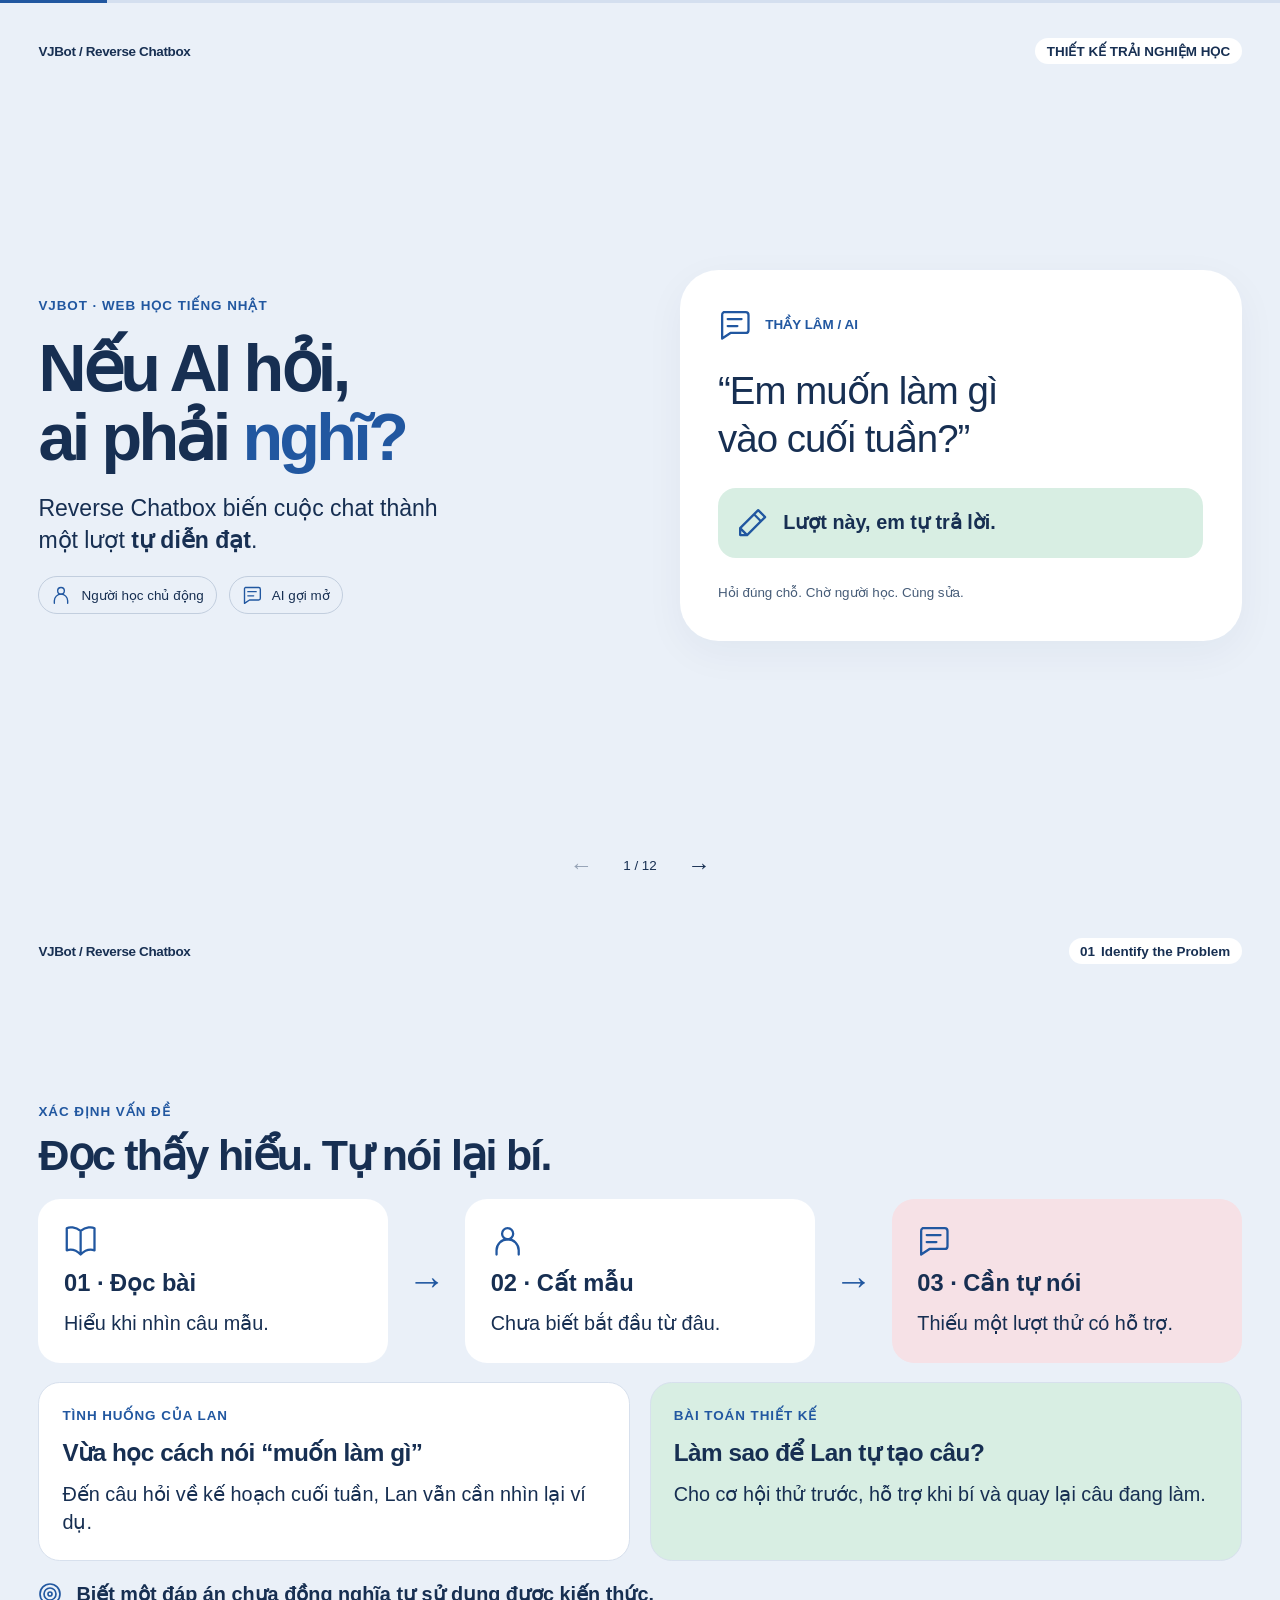
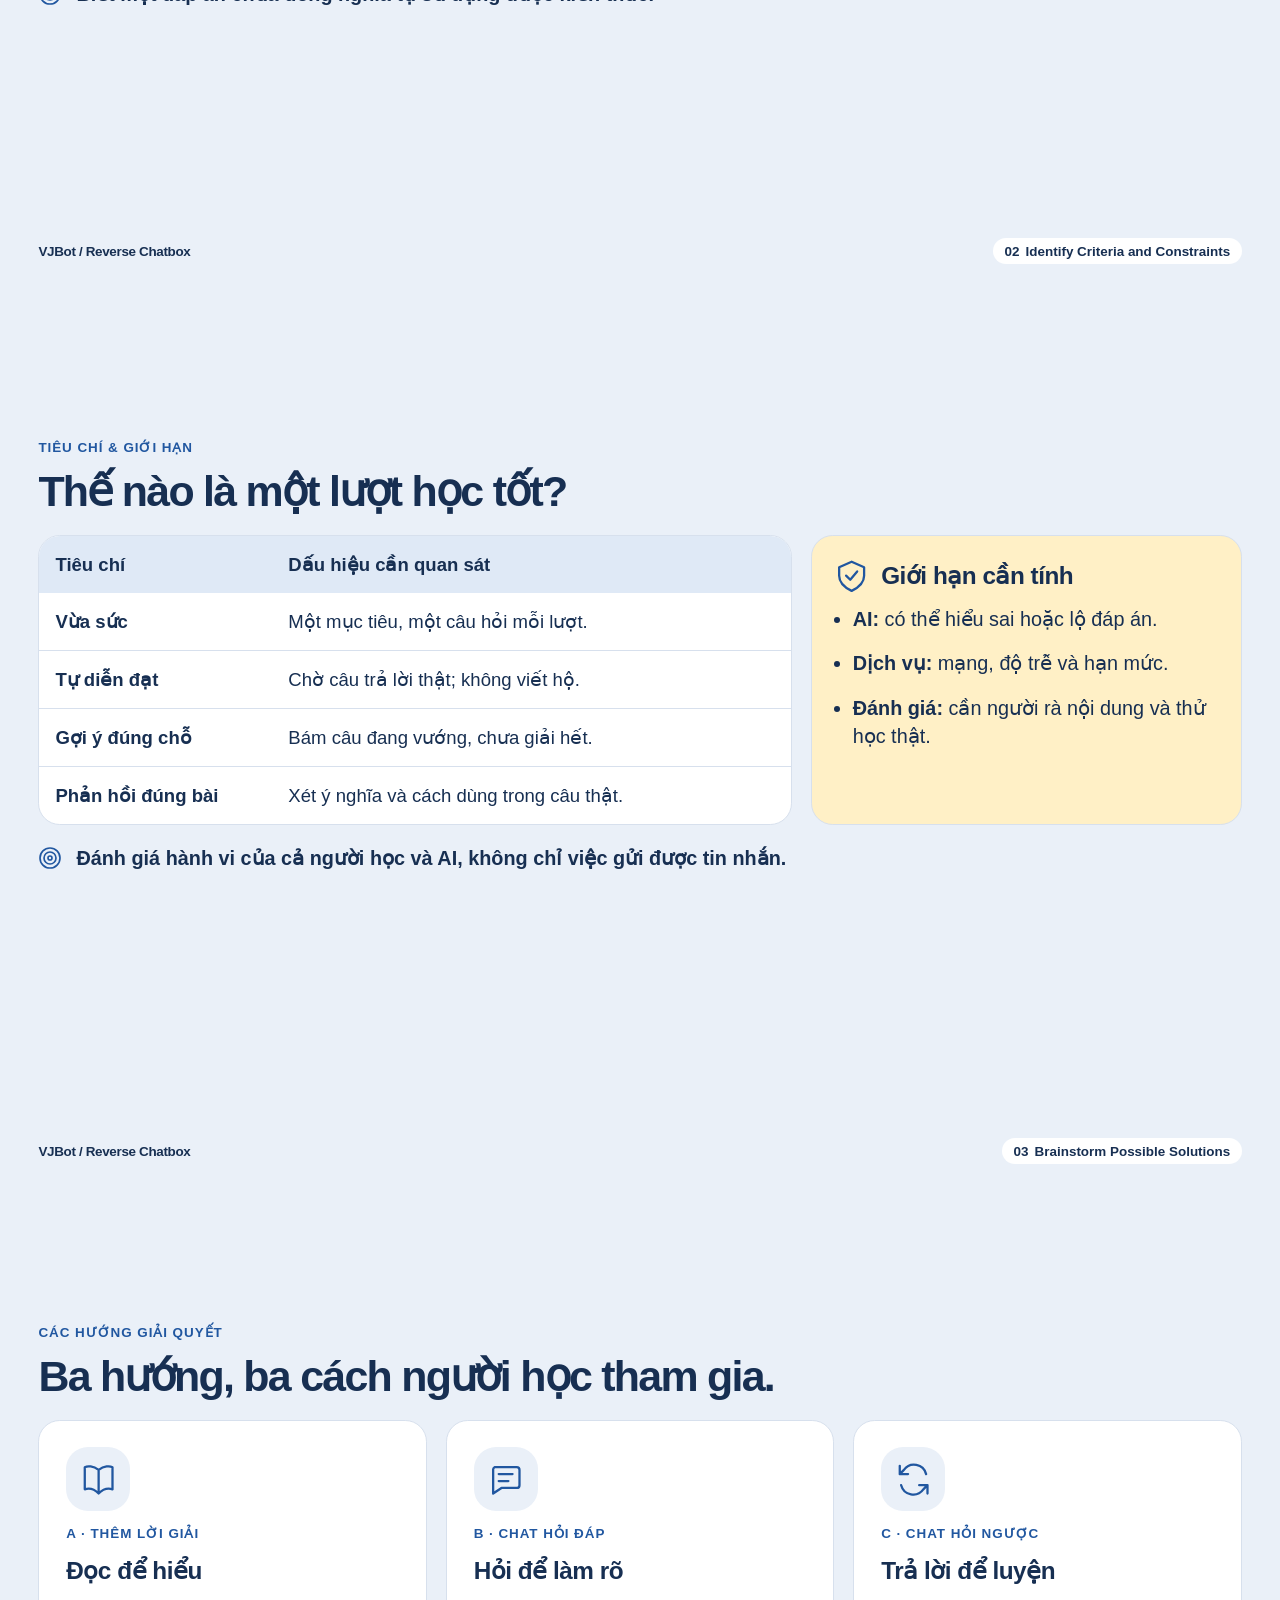
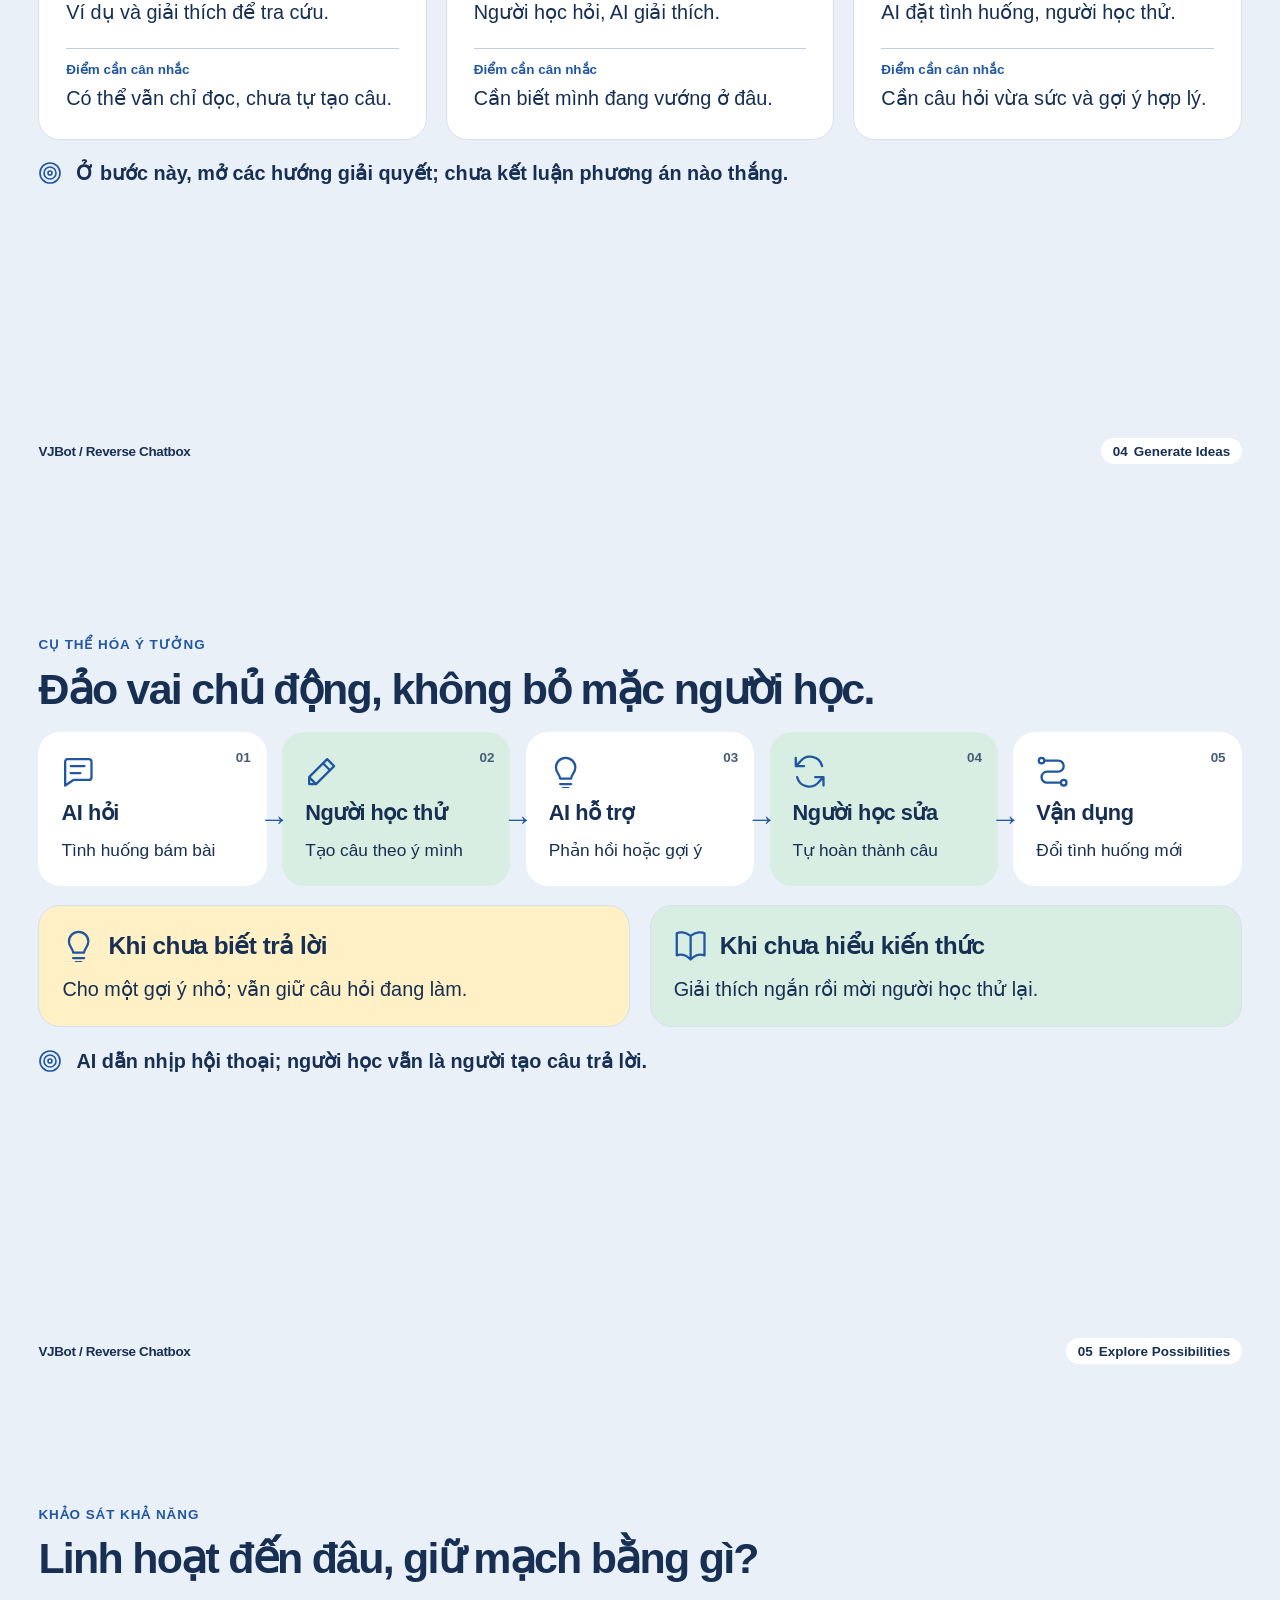
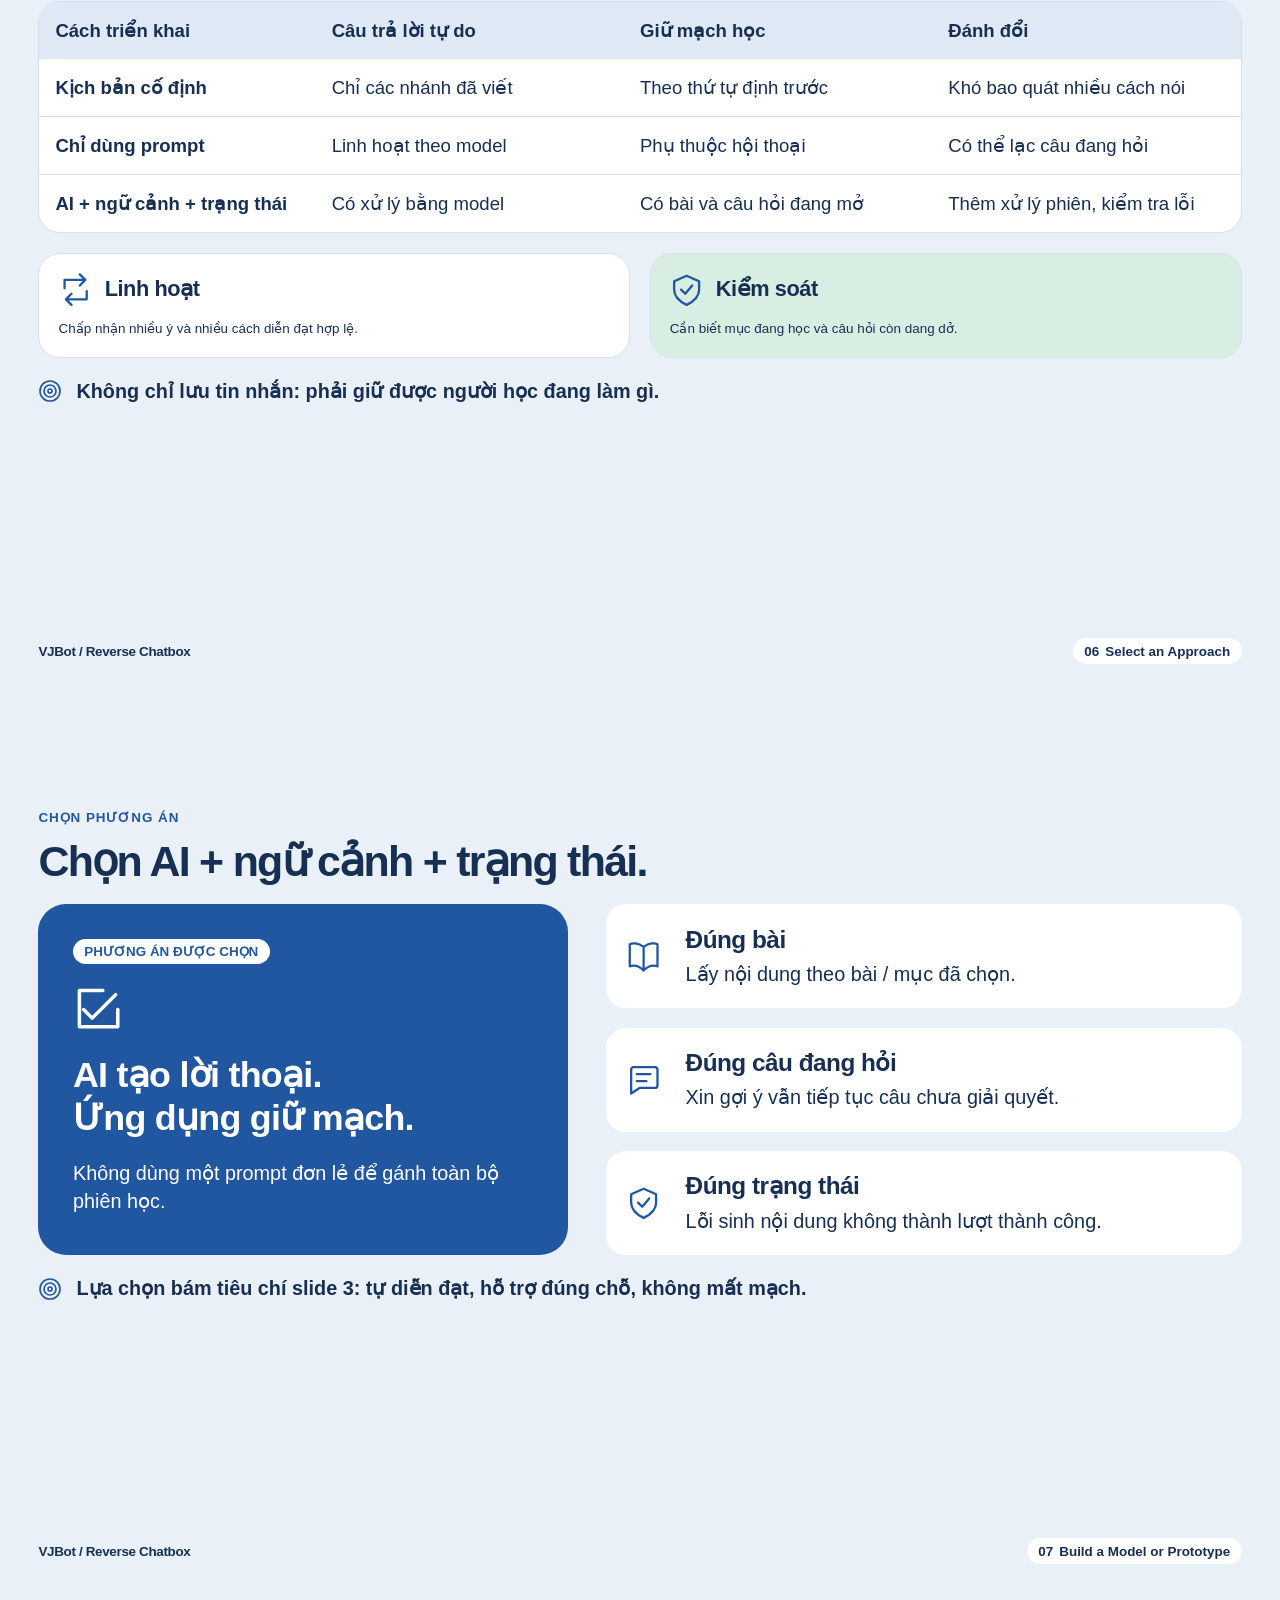
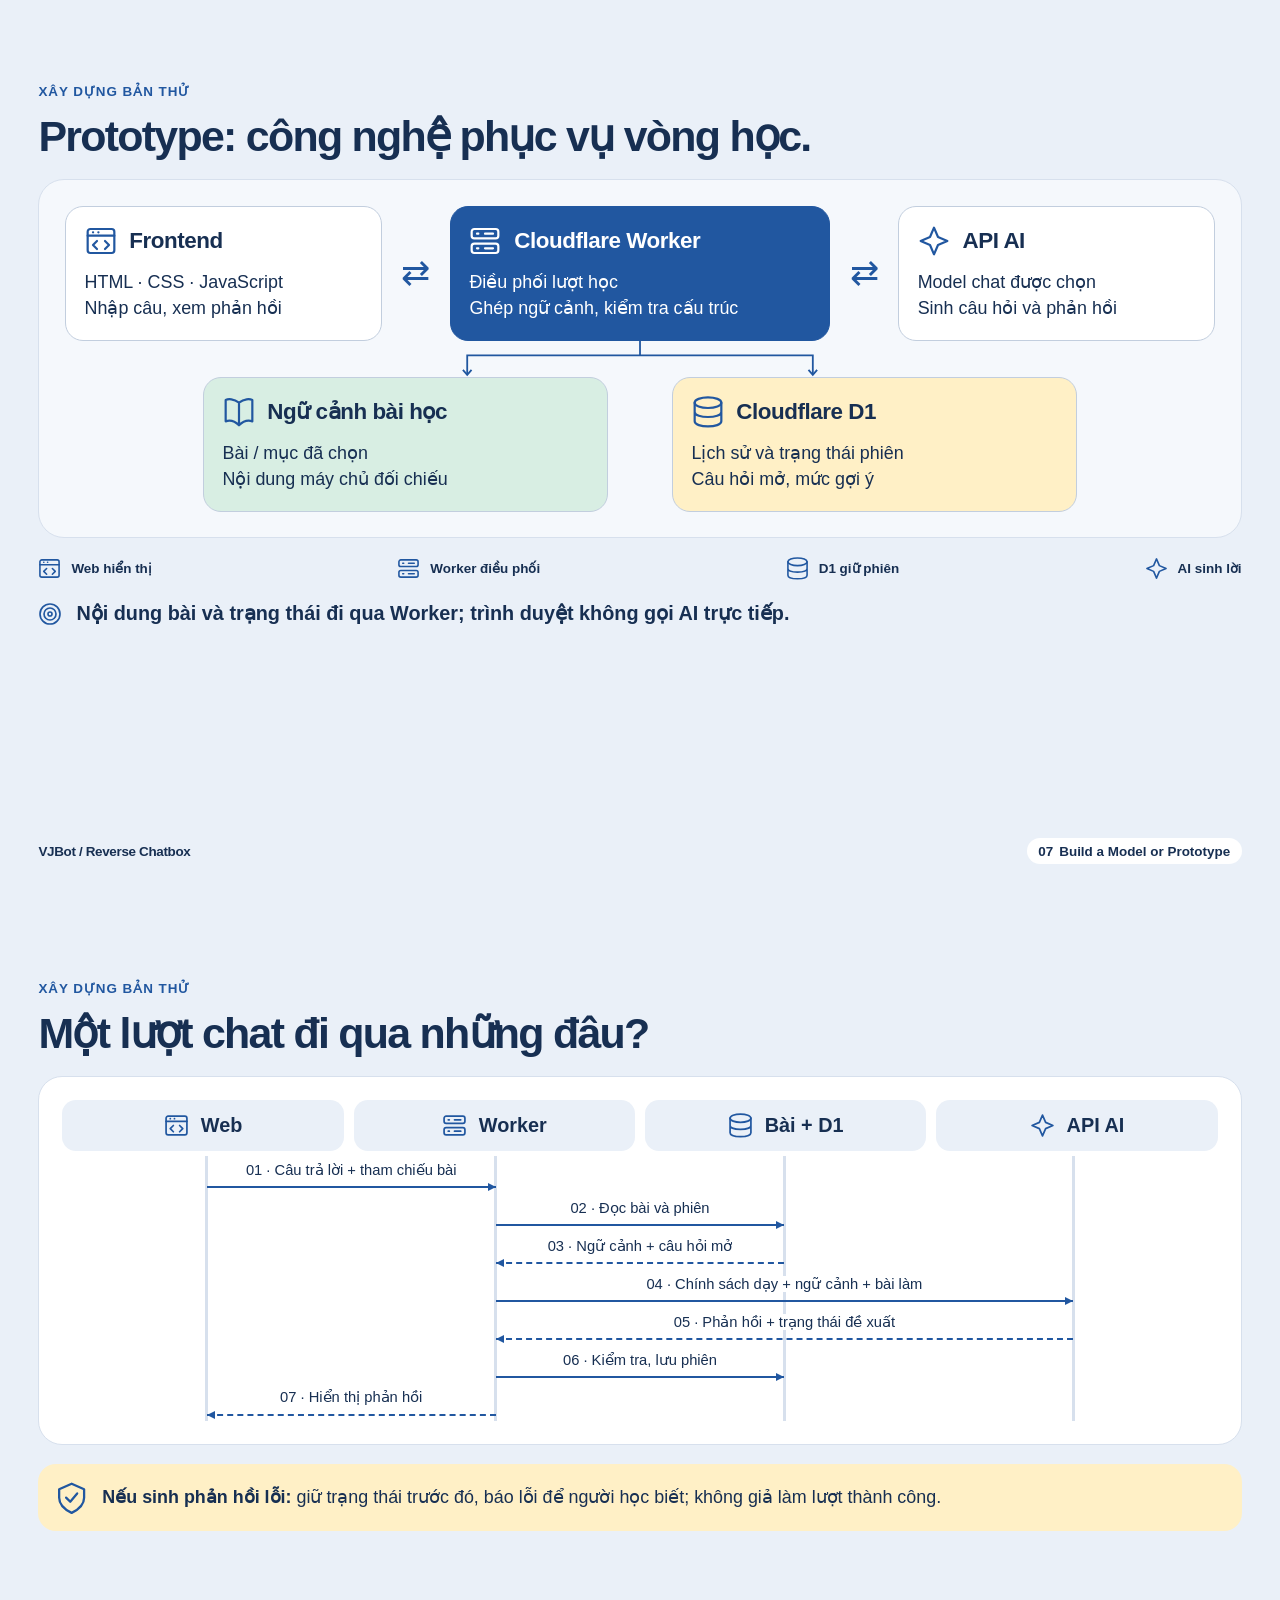
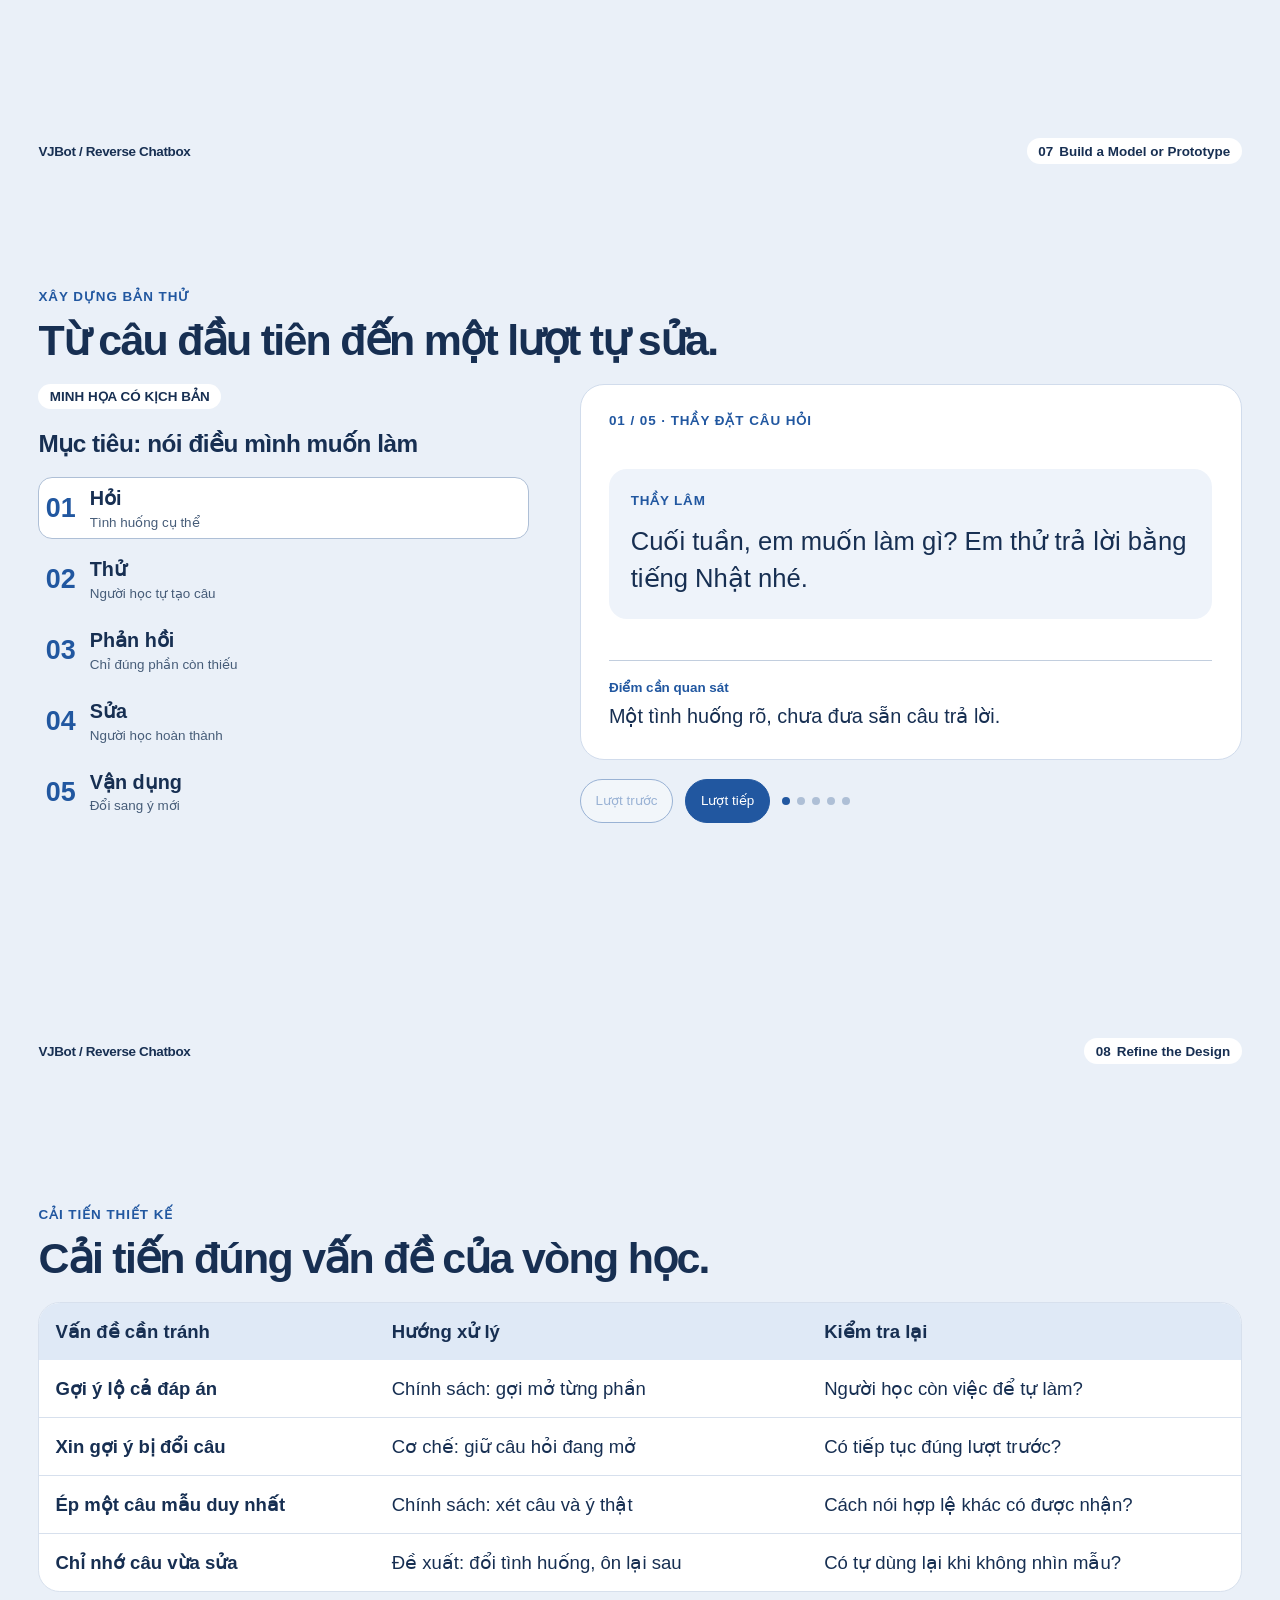
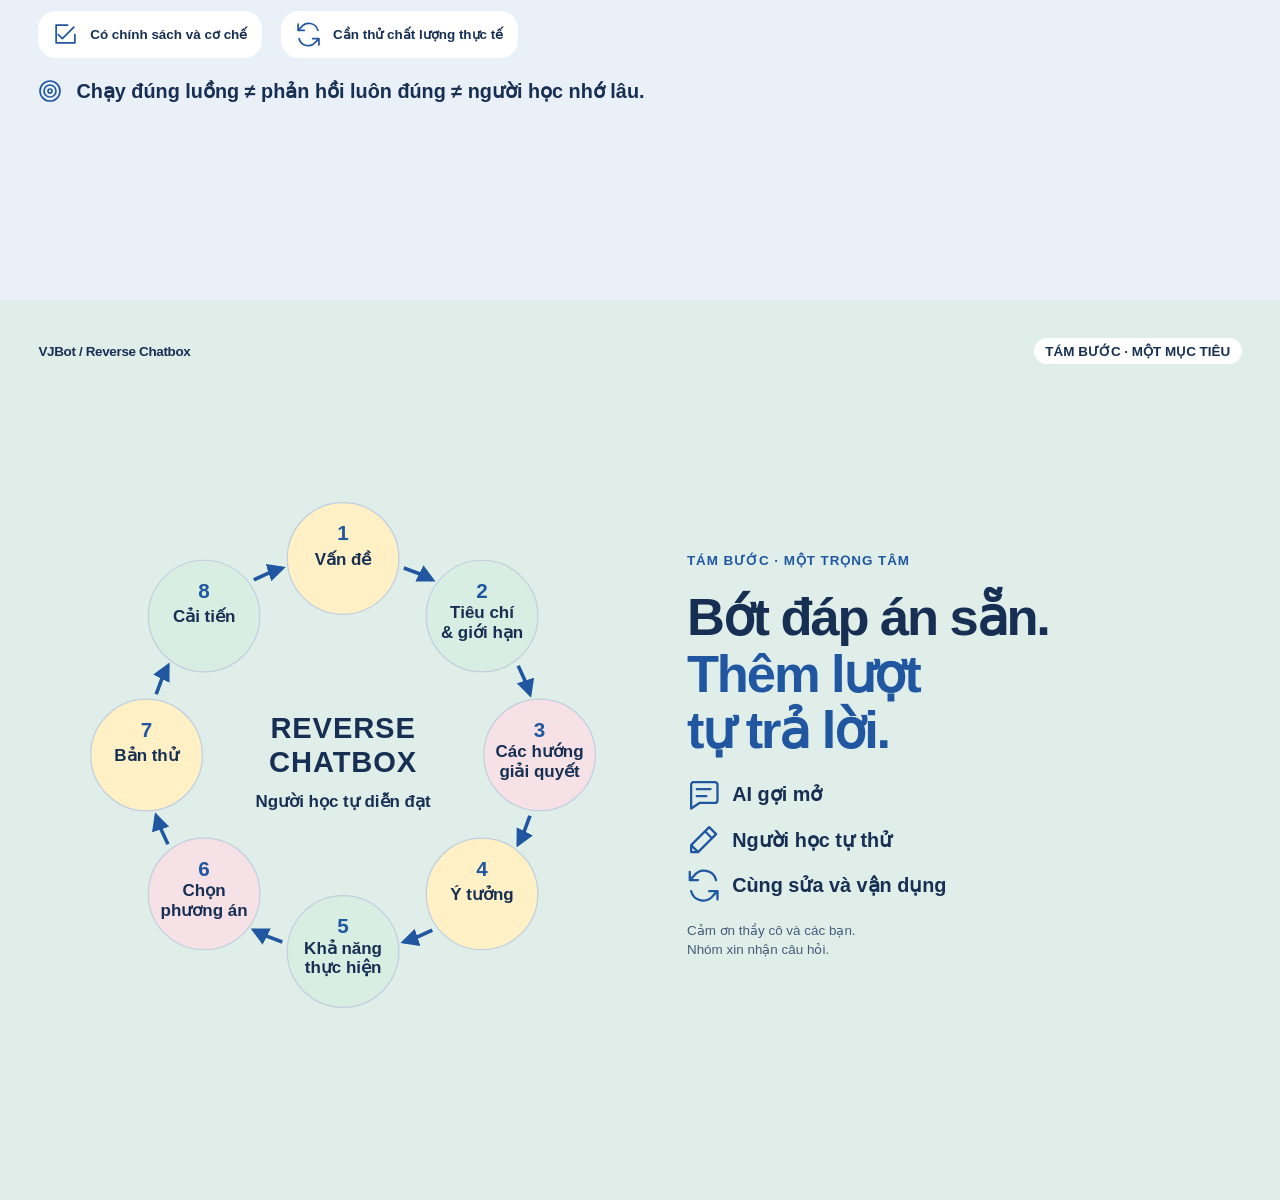
<file: docs/presentation/index.html>
<!doctype html>
<html lang="vi">
<head>
<meta charset="utf-8">
<meta name="viewport" content="width=device-width,initial-scale=1">
<meta name="color-scheme" content="light">
<title>VJBot — Reverse Chatbox · 12 slide · 10 phút</title>
<style>
/* Self-contained Friendly theme; all presentation assets work offline. */
:root{--bg:#eaf0f8;--ink:#172f52;--muted:#465c78;--blue:#2157a0;--mint:#d8eee3;--pink:#f6e1e6;--yellow:#fff0c6;--line:#c2cede;--gap:clamp(12px,1.5vw,27px);--pad:clamp(22px,3vw,58px);--body:clamp(16px,1.55vw,27px);--small:clamp(13px,1.05vw,19px)}
*{box-sizing:border-box}html,body{margin:0;height:100%;overflow-x:hidden}html{scroll-snap-type:y mandatory;scroll-behavior:smooth;scrollbar-width:none}body{overflow-x:clip;background:var(--bg);color:var(--ink);font-family:'Segoe UI',Tahoma,sans-serif}h1,h2,h3,p,figure{margin:0}button,a{touch-action:manipulation;-webkit-tap-highlight-color:transparent}button{font:inherit;cursor:pointer;min-width:44px;min-height:44px}button:disabled{opacity:.4;cursor:default}:focus-visible{outline:3px solid var(--blue);outline-offset:4px}a{color:var(--blue)}
.slide{position:relative;display:flex;flex-direction:column;width:100vw;height:100vh;height:100dvh;overflow:hidden;scroll-snap-align:start;padding:var(--pad);padding-bottom:clamp(58px,8vh,88px)}.slide-content{flex:1;min-height:0;display:flex;flex-direction:column;justify-content:center;gap:var(--gap)}.slide-heading{display:flex;flex-direction:column;gap:clamp(6px,.8vw,14px)}h1{font-size:clamp(42px,5.2vw,92px);line-height:1.04;letter-spacing:-.055em;font-weight:750}h2{font-size:clamp(29px,3.35vw,61px);line-height:1.12;letter-spacing:-.04em;font-weight:750}h3{font-size:clamp(19px,1.9vw,34px);line-height:1.2;letter-spacing:-.02em}p,li{font-size:var(--body);line-height:1.42}strong,b{font-weight:700}.highlight{color:var(--blue)}.eyebrow{color:var(--blue);font-weight:750;font-size:var(--small);letter-spacing:.07em;text-transform:uppercase}.topline{display:flex;align-items:center;justify-content:space-between;gap:15px;margin-bottom:clamp(12px,2vh,24px);font-size:var(--small)}.brand{font-weight:800;letter-spacing:-.025em}.tag{display:inline-flex;gap:.45em;align-items:center;border-radius:99px;padding:.4em .85em;background:#fff;font-size:var(--small);font-weight:650;max-width:100%}.short-step{display:none}
.icon{display:inline-block;width:clamp(24px,2.6vw,46px);height:clamp(24px,2.6vw,46px);stroke:currentColor;fill:none;stroke-width:1.65;stroke-linecap:round;stroke-linejoin:round;flex-shrink:0;color:var(--blue)}.sprite{position:absolute;width:0;height:0;overflow:hidden}.stack{display:flex;flex-direction:column;gap:var(--gap);min-width:0}.split{display:grid;grid-template-columns:1fr 1fr;gap:var(--gap)}.card{background:#fff;border:1px solid #d7e0ed;border-radius:clamp(14px,1.7vw,30px);padding:clamp(17px,1.8vw,34px);display:flex;flex-direction:column;gap:clamp(10px,1vw,18px);min-width:0}.card-heading{display:flex;gap:clamp(10px,1vw,20px);align-items:center}.mint{background:var(--mint)}.yellow{background:var(--yellow)}.pink{background:var(--pink)}.blue{background:var(--blue);color:#fff}.blue .icon{color:#fff}.takeaway{display:flex;align-items:center;gap:14px;font-size:clamp(16px,1.55vw,27px);font-weight:650}.takeaway .icon{width:24px;height:24px}.pill-list{display:flex;flex-wrap:wrap;gap:12px}.pill-list>span{display:flex;align-items:center;gap:10px;border:1px solid var(--line);border-radius:99px;padding:.6em .9em;font-size:var(--small)}.pill-list .icon{width:20px;height:20px}.sr-only{position:absolute;width:1px;height:1px;padding:0;margin:-1px;overflow:hidden;clip:rect(0,0,0,0);white-space:nowrap;border:0}
.hero-layout{display:grid;grid-template-columns:1.05fr 1fr;gap:clamp(28px,4vw,75px);align-items:center}.lead{font-size:clamp(18px,1.8vw,32px)}.hero-dialog{background:#fff;border-radius:clamp(24px,3vw,55px);padding:clamp(24px,3vw,55px);display:flex;flex-direction:column;gap:clamp(18px,2vw,35px);box-shadow:0 12px 40px #172f520c}.hero-role{display:flex;align-items:center;gap:14px;font-size:var(--small);font-weight:700;color:var(--blue)}.quote{font-size:clamp(25px,3vw,52px);line-height:1.25;letter-spacing:-.025em}.answer-slot{background:var(--mint);border-radius:18px;padding:clamp(14px,1.4vw,25px);display:flex;align-items:center;gap:14px;font-size:var(--body);font-weight:650}.hero-bottom{color:var(--muted);font-size:var(--small)}
.journey{display:grid;grid-template-columns:1fr auto 1fr auto 1fr;gap:clamp(10px,1.5vw,27px);align-items:center}.journey-item{display:flex;flex-direction:column;gap:12px;background:white;border-radius:22px;padding:clamp(18px,2vw,37px)}.journey-item b{font-size:clamp(18px,1.85vw,33px)}.journey-item p{font-size:var(--body)}.gap-state{background:var(--pink)}.flow-arrow{font-size:clamp(24px,3vw,48px);color:var(--blue)}.criteria-layout{display:grid;grid-template-columns:1.75fr 1fr;gap:var(--gap);align-items:stretch}.table-panel{flex-shrink:0;background:white;border:1px solid #d7e0ed;border-radius:clamp(14px,1.7vw,30px);overflow:hidden;min-width:0}table{border-collapse:collapse;width:100%;table-layout:fixed;font-size:clamp(16px,1.45vw,25px);line-height:1.35}th,td{text-align:left;vertical-align:middle;padding:clamp(12px,1.25vw,24px);border-bottom:1px solid #d7e0ed;overflow-wrap:break-word}thead{background:#dfe9f6}tbody th{font-weight:650}tr:last-child>*{border-bottom:0}.criteria-layout th:first-child{width:31%}.plain-list{margin:0;padding-left:1.1em;display:grid;gap:clamp(12px,1.3vw,23px)}.plain-list li{font-size:var(--body)}
.cards-three{display:grid;grid-template-columns:repeat(3,1fr);gap:var(--gap)}.option{padding:clamp(21px,2.1vw,40px)}.option-icon{display:flex;align-items:center;justify-content:center;width:clamp(52px,5vw,90px);height:clamp(52px,5vw,90px);background:#eaf0f8;border-radius:22px}.tradeoff{margin-top:clamp(6px,.7vw,14px);padding-top:clamp(10px,1vw,18px);border-top:1px solid var(--line)}.tradeoff b{display:block;color:var(--blue);font-size:var(--small);margin-bottom:7px}.cycle-flow{display:grid;grid-template-columns:repeat(5,1fr);gap:clamp(10px,1.2vw,22px)}.cycle-item{position:relative;background:#fff;border-radius:22px;padding:clamp(18px,1.8vw,34px);display:flex;flex-direction:column;gap:12px}.cycle-item:nth-child(even){background:var(--mint)}.cycle-item:after{content:'→';position:absolute;right:-.75em;top:45%;z-index:1;color:var(--blue);font-size:clamp(20px,2.4vw,40px);font-weight:700}.cycle-item:last-child:after{content:none}.step-number{position:absolute;top:18px;right:16px;color:var(--muted);font-size:var(--small);font-weight:750}.cycle-item h3{font-size:clamp(17px,1.7vw,30px)}.cycle-item p{font-size:clamp(15px,1.35vw,24px)}.comparison th:first-child{width:23%}.compact .card{padding:clamp(14px,1.5vw,27px)}.compact h3{font-size:clamp(18px,1.7vw,30px)}.compact p{font-size:var(--small)}
.selection{display:grid;grid-template-columns:1fr 1.2fr;gap:clamp(24px,3vw,55px);align-items:stretch}.selected-card{background:var(--blue);color:white;border-radius:28px;padding:clamp(24px,2.7vw,49px);display:flex;flex-direction:column;gap:var(--gap)}.selected-card .tag{align-self:flex-start;color:var(--blue)}.selected-card>.icon{color:white;width:clamp(36px,4vw,65px);height:clamp(36px,4vw,65px)}.selected-card h3{font-size:clamp(25px,2.8vw,49px)}.decision-list{display:flex;flex-direction:column;justify-content:space-between;gap:var(--gap)}.decision-item{display:flex;align-items:center;gap:clamp(15px,2vw,35px);padding:clamp(14px,1.6vw,29px);background:#fff;border-radius:20px}.decision-item h3{margin-bottom:6px}.decision-item p{font-size:var(--body)}
.architecture{background:#ffffff8f;border:1px solid #d7e0ed;border-radius:26px;padding:clamp(17px,2vw,37px)}.tech-main{display:grid;grid-template-columns:1fr .15fr 1.2fr .15fr 1fr;gap:clamp(8px,.8vw,15px);align-items:stretch}.tech-node{border:1px solid #c2cede;border-radius:18px;padding:clamp(15px,1.45vw,27px);display:flex;flex-direction:column;gap:13px;background:#fff;min-width:0}.tech-node h3{font-size:clamp(18px,1.75vw,31px)}.tech-node .icon{width:clamp(25px,2.5vw,44px);height:clamp(25px,2.5vw,44px)}.tech-node p{font-size:clamp(16px,1.4vw,25px)}.tech-node.blue{background:var(--blue);border-color:var(--blue)}.tech-node.mint{background:var(--mint)}.tech-node.yellow{background:var(--yellow)}.connection{align-self:center;text-align:center;color:var(--blue);font-size:clamp(25px,2.7vw,48px)}.tech-branches{display:block;width:100%;height:clamp(30px,4vh,50px)}.tech-data{display:grid;grid-template-columns:1fr 1fr;gap:clamp(30px,5vw,90px);width:76%;margin:auto}.tech-legend{display:flex;justify-content:space-between;gap:12px}.tech-legend span{display:flex;align-items:center;gap:10px;font-size:var(--small);font-weight:650}.tech-legend .icon{width:23px;height:23px}
.sequence{background:#fff;border-radius:24px;border:1px solid #d7e0ed;padding:clamp(14px,1.8vw,32px)}.sequence-head{display:grid;grid-template-columns:repeat(4,1fr);gap:10px}.sequence-head>div{display:flex;align-items:center;justify-content:center;gap:12px;background:#eaf0f8;border-radius:14px;padding:clamp(9px,1vw,18px);font-size:var(--body)}.sequence-head .icon{width:25px;height:25px}.sequence-body{margin:5px 0 0;background:linear-gradient(90deg,transparent 12.4%,#d7e0ed 12.4%,#d7e0ed 12.6%,transparent 12.6%,transparent 37.4%,#d7e0ed 37.4%,#d7e0ed 37.6%,transparent 37.6%,transparent 62.4%,#d7e0ed 62.4%,#d7e0ed 62.6%,transparent 62.6%,transparent 87.4%,#d7e0ed 87.4%,#d7e0ed 87.6%,transparent 87.6%)}.sequence-row{display:grid;grid-template-columns:repeat(4,1fr);padding:clamp(4px,.6vh,8px) 0}.sequence-message{position:relative;margin:0 var(--edge);padding:0 10px 6px;text-align:center;border-bottom:2px solid var(--blue);font-size:clamp(14px,1.15vw,21px);line-height:1.3}.sequence-message>span{background:white;padding:0 5px}.sequence-message:after{content:'';position:absolute;right:0;bottom:-5px;border-left:8px solid var(--blue);border-top:4px solid transparent;border-bottom:4px solid transparent}.sequence-message.return{border-bottom-style:dashed}.sequence-message.return:after{left:0;right:auto;border-left:0;border-right:8px solid var(--blue)}.sequence-route{display:none}.notice-line{display:flex;align-items:center;gap:14px;background:var(--yellow);padding:clamp(13px,1.3vw,24px);border-radius:18px}.notice-line p{font-size:clamp(16px,1.4vw,25px)}
.demo-layout{display:grid;grid-template-columns:1fr 1.35fr;gap:clamp(24px,4vw,72px);align-items:stretch}.demo-guide{display:flex;flex-direction:column;gap:var(--gap)}.demo-guide>.tag{align-self:flex-start}.demo-steps{display:flex;flex-direction:column;gap:clamp(7px,.7vw,13px);margin:0;padding:0;list-style:none}.demo-steps li{display:flex;align-items:center;gap:14px;padding:clamp(5px,.5vw,10px);border:1px solid transparent;border-radius:14px}.demo-steps li.active{background:white;border-color:#aebfd6}.demo-steps li>b{font-size:clamp(21px,2.1vw,37px);color:var(--blue);font-variant-numeric:tabular-nums}.demo-steps strong{font-size:var(--body)}.demo-steps small{display:block;font-size:var(--small);color:var(--muted)}.demo-live{display:flex;flex-direction:column;gap:var(--gap)}.conversation{display:flex;flex-direction:column;gap:var(--gap);background:white;border:1px solid #d1dcec;border-radius:24px;padding:clamp(20px,2.2vw,40px)}.demo-panel{flex:1;justify-content:space-between;min-height:0}.bubble{padding:clamp(18px,1.7vw,31px);border-radius:18px;background:#eef3fa;font-size:clamp(20px,2vw,36px);line-height:1.45}.bubble.student{background:var(--mint)}.who{display:block;font-size:var(--small);font-weight:750;color:var(--blue);letter-spacing:.06em;margin-bottom:12px}.jp{font-family:'Yu Gothic','Meiryo',sans-serif;font-size:clamp(27px,3vw,52px);line-height:1.45}.observation{border-top:1px solid var(--line);padding-top:clamp(14px,1.5vw,27px)}.observation b{display:block;font-size:var(--small);color:var(--blue);margin-bottom:7px}.observation p{font-size:var(--body)}.demo-actions{display:flex;align-items:center;gap:12px;flex-wrap:wrap}.demo-actions button{border:1px solid var(--blue);border-radius:99px;background:var(--blue);color:white;padding:.55em 1.1em;font-size:var(--small)}.demo-actions .secondary{background:white;color:var(--blue)}.demo-dots{display:flex;gap:7px}.demo-dots span{width:8px;height:8px;border-radius:50%;background:#aebfd6}.demo-dots .active{background:var(--blue)}.refine-table th:first-child{width:28%}.refine-summary{display:flex;gap:var(--gap)}.refine-summary span{display:flex;align-items:center;gap:12px;padding:.8em 1.1em;border-radius:18px;background:white;font-size:var(--small);font-weight:650}.refine-summary .icon{width:25px;height:25px}
.closing{background:#e0eeea}.closing-layout{display:grid;grid-template-columns:1.1fr 1fr;gap:clamp(20px,3vw,55px);align-items:center}.design-ring{width:100%;max-height:62vh;overflow:visible}.design-ring text{text-anchor:middle;fill:var(--ink);font:14px 'Segoe UI',sans-serif;font-weight:600}.design-ring .ring-number{font-size:17px;font-weight:800;fill:var(--blue)}.design-ring .ring-center{font-size:24px;letter-spacing:.03em;font-weight:800}.design-ring .ring-subtitle{font-size:14px}.closing-statement{font-size:clamp(30px,4.1vw,72px);font-weight:750;line-height:1.08;letter-spacing:-.04em}.closing-points{display:flex;flex-direction:column;gap:12px}.closing-points span{display:flex;align-items:center;gap:12px;font-size:var(--body);font-weight:600}.closing-thanks{font-size:var(--small);color:var(--muted)}
.controls{position:fixed;bottom:clamp(5px,1vh,12px);left:50%;transform:translateX(-50%);z-index:20;display:flex;align-items:center;gap:10px;padding:4px 8px}.controls button{border:0;border-radius:50%;background:none;color:var(--ink);font-size:clamp(18px,1.8vw,28px);padding:0 10px}.controls button:hover{background:#d8e3f1}.counter{min-width:4em;text-align:center;font-size:var(--small);font-variant-numeric:tabular-nums}.progress{position:fixed;top:0;left:0;height:3px;width:100%;z-index:30;appearance:none;border:0}.progress::-webkit-progress-bar{background:#d4dfef}.progress::-webkit-progress-value{background:var(--blue)}.progress::-moz-progress-bar{background:var(--blue)}dialog{width:min(850px,92vw);max-height:85vh;border:1px solid var(--line);border-radius:24px;padding:clamp(20px,3vw,44px);color:var(--ink);background:white}dialog::backdrop{background:#102035aa}dialog header{display:flex;align-items:center;justify-content:space-between;gap:15px;margin-bottom:16px}dialog h2{font-size:clamp(22px,2.5vw,36px)}dialog p{font-size:clamp(16px,1.5vw,22px);margin:1em 0}dialog button{border:1px solid var(--line);background:var(--bg);border-radius:99px;padding:.4em 1em}.stage-note{background:var(--yellow);padding:16px;border-radius:12px}.timing{font-weight:700;color:var(--blue)}@keyframes slide-enter{from{opacity:.65;transform:translateY(var(--slide-offset,10px))}to{opacity:1;transform:none}}@media(prefers-reduced-motion:no-preference){.slide.visible .reveal{animation:slide-enter 280ms cubic-bezier(.22,1,.36,1)}}
@media(max-height:700px){:root{--gap:12px;--pad:24px;--body:clamp(16px,1.45vw,22px)}.slide{padding-bottom:55px}.topline{margin-bottom:10px}h2{font-size:clamp(27px,3vw,43px)}.card{padding:18px}.demo-steps li{padding:7px}.sequence-row{padding:3px 0}.cycle-item{padding:17px}.journey-item{padding:18px}}
@media(max-height:600px){:root{--gap:10px;--pad:18px;--body:15px;--small:12px}h1{font-size:clamp(30px,4.3vw,49px)}h2{font-size:clamp(25px,2.8vw,36px)}h3{font-size:18px}.topline{margin-bottom:8px}.slide-heading{gap:5px}.card{padding:13px;gap:8px}.hero-dialog{padding:22px;gap:15px}.journey-item{padding:14px;gap:8px}.cycle-item{padding:14px;gap:8px}.table-panel th,.table-panel td{padding:9px;font-size:14px}.selected-card{padding:20px;gap:12px}.selected-card h3{font-size:28px}.decision-item{padding:12px}.architecture{padding:13px}.tech-node{padding:12px;gap:9px}.tech-node h3{font-size:17px}.tech-node p{font-size:14px}.sequence{padding:12px}.sequence-message{font-size:13px}.notice-line p{font-size:14px}.demo-steps small{display:none}.demo-steps li{padding:5px}.demo-panel{padding:17px}.bubble{font-size:19px;padding:16px}.observation{padding-top:10px}.closing-statement{font-size:36px}}
@media(max-width:600px) and (min-height:501px){:root{--pad:18px;--gap:10px;--body:15px;--small:12px}.slide{padding-bottom:53px}.brand{display:none}.topline{justify-content:flex-end;margin-bottom:9px}.long-step{display:none}.short-step{display:inline}.slide-heading>.eyebrow{display:none}h1{font-size:38px}h2{font-size:27px}h3{font-size:18px}.slide-heading{gap:0}.icon{width:25px;height:25px}.hero-layout{grid-template-columns:1fr;gap:15px}.hero-layout .stack{gap:12px}.hero-layout .eyebrow,.hero-bottom{display:none}.lead{font-size:16px}.hero-dialog{padding:18px;gap:12px;border-radius:22px}.hero-dialog .quote{font-size:24px}.hero-dialog .quote br{display:none}.hero-role{gap:10px}.hero-bottom{font-size:11px}.answer-slot{padding:12px;font-size:15px}.pill-list{gap:7px}.pill-list>span{font-size:11px;padding:.4em .7em;gap:7px}.pill-list .icon{width:17px;height:17px}.journey{grid-template-columns:1fr;gap:7px}.journey>.flow-arrow{display:none}.journey-item{display:grid;grid-template-columns:30px 1fr;column-gap:10px;row-gap:4px;padding:12px;border-radius:16px}.journey-item .icon{grid-row:1/3}.journey-item b{font-size:17px}.journey-item p{grid-column:2;font-size:14px}.split{gap:9px}.card{padding:13px;gap:8px;border-radius:16px}.card-heading{gap:8px}.split .card h3{font-size:16px}.split .card p{font-size:13px}.split .eyebrow{font-size:10px}.takeaway{gap:10px;font-size:14px}.takeaway .icon{width:22px;height:22px}.criteria-layout{grid-template-columns:1fr;gap:10px}table{font-size:13px;line-height:1.3}th,td{padding:9px 8px}.criteria-layout .plain-list{gap:5px;padding-left:1em}.criteria-layout .plain-list li{font-size:13px}.criteria-layout aside{gap:7px}.criteria-layout aside h3{font-size:16px}.criteria-layout aside .icon{width:22px;height:22px}.cards-three{grid-template-columns:1fr;gap:9px}.option{display:grid;grid-template-columns:36px 1fr;gap:5px 12px;padding:13px}.option-icon{grid-row:1/4;width:36px;height:36px;border-radius:12px}.option>.eyebrow,.option>h3,.option>p,.option>.tradeoff{grid-column:2}.option>.eyebrow{font-size:11px}.option h3{font-size:18px}.option>p{font-size:13px}.tradeoff{margin:0;padding-top:6px}.tradeoff b{display:none}.tradeoff p{font-size:12px;color:var(--muted)}.cycle-flow{grid-template-columns:1fr 1fr;gap:8px}.cycle-item{padding:13px;gap:6px;border-radius:15px}.cycle-item:last-child{grid-column:1/-1;display:grid;grid-template-columns:26px auto 1fr;align-items:center}.cycle-item:last-child .step-number{display:none}.cycle-item:after{display:none}.cycle-item h3{font-size:16px}.cycle-item p{font-size:13px}.step-number{top:13px;right:13px;font-size:11px}.comparison table{font-size:11px}.comparison th:first-child{width:25%}.comparison td,.comparison th{padding:10px 6px}.compact .card{padding:11px}.compact h3{font-size:16px}.compact p{font-size:12px}.selection{grid-template-columns:1fr;gap:12px}.selected-card{padding:18px;gap:12px;border-radius:20px}.selected-card>.icon{display:none}.selected-card h3{font-size:26px}.selected-card p{font-size:14px}.decision-list{gap:9px}.decision-item{padding:12px;gap:12px}.decision-item h3{font-size:17px;margin-bottom:3px}.decision-item p{font-size:13px}.architecture{padding:12px;border-radius:18px}.tech-main{grid-template-columns:1fr;gap:4px}.tech-node{padding:11px;gap:6px;border-radius:13px}.tech-node h3{font-size:16px}.tech-node p{font-size:12px}.tech-main .tech-node{display:grid;grid-template-columns:1.1fr 1fr;gap:9px;align-items:center}.tech-main .card-heading{gap:7px}.tech-node .icon{width:23px;height:23px}.connection{font-size:22px;line-height:18px;transform:rotate(90deg)}.tech-branches{height:23px}.tech-data{width:100%;gap:8px}.tech-data .card-heading{align-items:flex-start;gap:6px}.tech-data .card-heading .icon{display:none}.tech-data h3{font-size:15px}.tech-legend{display:none}.tech-legend span{font-size:11px;gap:7px}.tech-legend .icon{width:19px;height:19px}.sequence{padding:12px;border-radius:18px}.sequence-head{display:none;gap:5px}.sequence-head>div{padding:8px 3px;gap:4px;font-size:11px}.sequence-head .icon{width:16px;height:16px}.sequence-body{background:none}.sequence-row{display:block;padding:3px 0}.sequence-message{margin:0;padding:6px 9px;text-align:left;border:0;border-radius:10px;background:#eef3fa;font-size:12px;line-height:1.3}.sequence-message:after{display:none}.sequence-message>span{padding:0;background:none}.sequence-route{display:block;font-size:11px;color:var(--blue);margin-bottom:2px}.notice-line{padding:12px;gap:9px}.notice-line p{font-size:12px}.demo-layout{grid-template-columns:1fr;gap:10px}.demo-guide{gap:9px}.demo-guide h3{font-size:18px}.demo-steps{flex-direction:row;gap:5px}.demo-steps li{flex:1;display:flex;flex-direction:column;gap:3px;padding:5px 1px}.demo-steps li>b{font-size:18px}.demo-steps strong{font-size:11px}.demo-steps small{display:none}.demo-live{gap:10px}.demo-panel{padding:12px;gap:12px;min-height:230px}.bubble{padding:14px;font-size:17px}.who{font-size:11px;margin-bottom:9px}.jp{font-size:24px}.observation{padding-top:12px}.observation p{font-size:14px}.demo-actions{gap:8px}.demo-actions button{font-size:12px}.demo-dots{gap:5px}.demo-dots span{width:7px;height:7px}.refine-table table{font-size:12px}.refine-table th,.refine-table td{padding:11px 7px}.refine-summary{gap:8px}.refine-summary span{font-size:11px;padding:10px;gap:7px}.refine-summary .icon{width:20px;height:20px}.closing-layout{grid-template-columns:1fr;gap:6px}.design-ring{max-height:39vh}.closing-layout .stack{gap:12px}.closing-layout .eyebrow{display:none}.closing-statement{font-size:30px;text-align:center}.closing-statement br{display:none}.closing-points{flex-direction:row;flex-wrap:wrap;justify-content:center;gap:8px 14px}.closing-points span{font-size:12px;gap:7px}.closing-points .icon{width:18px;height:18px}.closing-thanks{text-align:center;font-size:12px}}
@media(max-height:500px){:root{--pad:13px;--gap:8px;--body:12px;--small:10px}.slide{padding-bottom:44px}.topline{margin-bottom:5px}.brand{font-size:11px}.long-step{display:none}.short-step{display:inline}.slide-heading>.eyebrow{display:none}h1{font-size:31px}h2{font-size:23px}h3{font-size:15px}.icon{width:22px;height:22px}.hero-layout{gap:22px}.hero-dialog{padding:18px;gap:10px}.hero-role .icon{width:22px;height:22px}.hero-role{font-size:10px}.quote{font-size:23px}.lead{font-size:14px}.answer-slot{padding:10px;border-radius:12px;font-size:12px}.hero-bottom{font-size:9px}.pill-list>span{font-size:10px;padding:5px 8px;gap:6px}.pill-list .icon{width:16px;height:16px}.card{padding:11px;gap:7px;border-radius:14px}.card-heading{gap:8px}.takeaway{font-size:12px;gap:8px}.takeaway .icon{width:18px;height:18px}.journey-item{padding:12px;gap:7px}.journey-item b{font-size:15px}.journey-item p{font-size:12px}.journey-item .icon{width:24px;height:24px}.flow-arrow{font-size:23px}.table-panel th,.table-panel td{padding:8px;font-size:12px}.comparison th,.comparison td{padding:4px 7px}.plain-list{gap:7px}.plain-list li{font-size:12px}.option{padding:13px}.option-icon{width:32px;height:32px;border-radius:10px}.option-icon .icon{width:22px;height:22px}.tradeoff{padding-top:8px;margin-top:0}.tradeoff b{font-size:10px;margin-bottom:3px}.cycle-item{padding:11px;gap:7px;border-radius:14px}.cycle-item h3{font-size:14px}.cycle-item p{font-size:11px}.step-number{top:11px;right:10px;font-size:10px}.compact .card{padding:10px}.compact h3{font-size:15px}.compact p{font-size:11px}.selected-card{padding:16px;border-radius:20px;gap:10px}.selected-card h3{font-size:25px}.selected-card>.icon{width:28px;height:28px}.decision-list{gap:9px}.decision-item{padding:10px;gap:12px}.decision-item h3{margin-bottom:3px}.decision-item p{font-size:12px}.architecture{padding:11px}.tech-node{padding:10px;gap:6px;border-radius:12px}.tech-node h3{font-size:14px}.tech-node p{font-size:11px}.tech-node .icon{width:21px;height:21px}.tech-main{gap:5px}.tech-branches{height:22px}.tech-data{gap:35px}.tech-legend{display:none}.tech-legend span{font-size:10px;gap:6px}.tech-legend .icon{width:17px;height:17px}.sequence{padding:6px}.sequence-head>div{font-size:12px;padding:4px;gap:8px}.sequence-head .icon{width:18px;height:18px}.sequence-row{padding:0}.sequence-message{font-size:11px;line-height:1.15;padding-bottom:1px}.notice-line{padding:9px}.notice-line p{font-size:11px}.demo-layout{grid-template-columns:.8fr 1.55fr;gap:18px}.demo-guide{gap:6px}.demo-guide h3{font-size:14px}.demo-steps{gap:4px}.demo-steps li{padding:1px;gap:10px}.demo-steps li>b{font-size:18px}.demo-steps strong{font-size:12px}.demo-panel{padding:8px;gap:6px}.bubble{font-size:15px;padding:8px}.who{font-size:10px;margin-bottom:7px}.jp{font-size:23px}.observation{padding-top:6px}.observation p{font-size:12px}.observation b{font-size:10px}.demo-actions button{min-height:34px;font-size:10px;padding:5px 10px}.refine-summary span{padding:8px 12px;font-size:11px;gap:9px}.refine-summary .icon{width:18px;height:18px}.closing-statement{font-size:31px}.closing-points{gap:8px}.closing-points span{font-size:12px}.design-ring{max-height:65vh}.closing-thanks{font-size:10px}.controls button{min-height:34px;font-size:18px}.controls{bottom:3px;gap:7px}}
@media(prefers-reduced-motion:reduce){*,*::before,*::after{animation-duration:.01ms!important;transition-duration:.01ms!important}html{scroll-behavior:auto}}
@media print{@page{size:A4 landscape;margin:0}.slide{height:210mm;width:297mm;padding:10mm 12mm;break-after:page}.controls,.progress,dialog{display:none!important}.reveal{animation:none!important;opacity:1!important;transform:none!important}body{print-color-adjust:exact;-webkit-print-color-adjust:exact}.demo-actions{display:none}}
</style>
</head>
<body>
<svg class="sprite" xmlns="http://www.w3.org/2000/svg" aria-hidden="true"><defs><symbol id="icon-user" viewBox="0 0 24 24"><circle cx="12" cy="7" r="4"/><path d="M4 22v-3a8 8 0 0 1 16 0v3"/></symbol><symbol id="icon-chat" viewBox="0 0 24 24"><path d="M4 3h16a2 2 0 0 1 2 2v11a2 2 0 0 1-2 2H9l-6 4V5a2 2 0 0 1 1-2Z"/><path d="M7 8h10M7 13h7"/></symbol><symbol id="icon-book" viewBox="0 0 24 24"><path d="M12 5v17M12 5C8 2 4 2 2 3v16c3-1 7 0 10 3 3-3 7-4 10-3V3c-2-1-6-1-10 2Z"/></symbol><symbol id="icon-target" viewBox="0 0 24 24"><circle cx="12" cy="12" r="10"/><circle cx="12" cy="12" r="6"/><circle cx="12" cy="12" r="2"/></symbol><symbol id="icon-bulb" viewBox="0 0 24 24"><path d="M8 17c0-3-3-4-3-8a7 7 0 0 1 14 0c0 4-3 5-3 8ZM8 21h8M10 24h4"/></symbol><symbol id="icon-compare" viewBox="0 0 24 24"><path d="M4 5h15l-4-4M20 19H5l4 4M19 5l-4 4M5 19l4-4M4 5v6M20 19v-6"/></symbol><symbol id="icon-check" viewBox="0 0 24 24"><path d="m5 12 4 4L20 5"/><path d="M21 12v8H3V3h11"/></symbol><symbol id="icon-server" viewBox="0 0 24 24"><rect x="2" y="3" width="20" height="7" rx="2"/><rect x="2" y="14" width="20" height="7" rx="2"/><path d="M6 6.5h1M6 17.5h1M12 6.5h6M12 17.5h6"/></symbol><symbol id="icon-database" viewBox="0 0 24 24"><ellipse cx="12" cy="5" rx="10" ry="4"/><path d="M2 5v14c0 5 20 5 20 0V5M2 12c0 5 20 5 20 0"/></symbol><symbol id="icon-browser" viewBox="0 0 24 24"><rect x="2" y="3" width="20" height="18" rx="2"/><path d="M2 8h20M6 5.5h.1M10 5.5h.1M9 12l-3 3 3 3M15 12l3 3-3 3"/></symbol><symbol id="icon-spark" viewBox="0 0 24 24"><path d="m12 2 3 7 7 3-7 3-3 7-3-7-7-3 7-3Z"/></symbol><symbol id="icon-refresh" viewBox="0 0 24 24"><path d="M21 8a9 9 0 0 0-16-3L2 8m0-6v6h6M3 16a9 9 0 0 0 16 3l3-3m0 6v-6h-6"/></symbol><symbol id="icon-shield" viewBox="0 0 24 24"><path d="m12 2 9 4v6c0 5-5 9-9 11-4-2-9-6-9-11V6Z"/><path d="m8 12 3 3 5-6"/></symbol><symbol id="icon-clock" viewBox="0 0 24 24"><circle cx="12" cy="12" r="10"/><path d="M12 5v7l5 3"/></symbol><symbol id="icon-pen" viewBox="0 0 24 24"><path d="m3 16 13-13 5 5L8 21H3Zm10-10 5 5M3 16l5 5"/></symbol><symbol id="icon-route" viewBox="0 0 24 24"><circle cx="4" cy="4" r="2"/><circle cx="20" cy="20" r="2"/><path d="M6 4h10a4 4 0 0 1 0 8H8a4 4 0 0 0 0 8h10"/></symbol></defs></svg>
<progress class="progress" max="12" value="1" aria-label="Tiến độ bài thuyết trình"></progress>
<main id="slides" aria-label="Reverse Chatbox: 12 slide, tám bước thiết kế, tối đa mười phút">
<section class="slide" id="slide-1" data-speaker="1" data-time="00:00–00:30" data-seconds="30" data-step="intro" aria-labelledby="title-1">
<div class="topline"><span class="brand">VJBot / Reverse Chatbox</span><span class="tag">THIẾT KẾ TRẢI NGHIỆM HỌC</span></div>
<div class="slide-content reveal"><div class="hero-layout"><div class="stack"><p class="eyebrow">VJBot · Web học tiếng Nhật</p><h1 id="title-1">Nếu AI hỏi,<br>ai phải <span class="highlight">nghĩ?</span></h1><p class="lead">Reverse Chatbox biến cuộc chat thành<br>một lượt <strong>tự diễn đạt</strong>.</p><div class="pill-list"><span><svg class="icon" viewBox="0 0 24 24" aria-hidden="true"><use href="#icon-user"/></svg> Người học chủ động</span><span><svg class="icon" viewBox="0 0 24 24" aria-hidden="true"><use href="#icon-chat"/></svg> AI gợi mở</span></div></div><div class="hero-dialog"><div class="hero-role"><svg class="icon" viewBox="0 0 24 24" aria-hidden="true"><use href="#icon-chat"/></svg><span>THẦY LÂM / AI</span></div><p class="quote">“Em muốn làm gì<br>vào cuối tuần?”</p><div class="answer-slot"><svg class="icon" viewBox="0 0 24 24" aria-hidden="true"><use href="#icon-pen"/></svg><span>Lượt này, em tự trả lời.</span></div><p class="hero-bottom">Hỏi đúng chỗ. Chờ người học. Cùng sửa.</p></div></div></div>
<template class="notes"><p>Chào thầy cô và các bạn. Nếu chatbot luôn đưa câu trả lời, ai đang thực sự luyện tập? Nhóm em giới thiệu Reverse Chatbox trong web học tiếng Nhật VJBot. Thay vì chỉ chờ người học đặt câu hỏi, AI gợi mở tình huống, chờ người học tự diễn đạt, rồi phản hồi. Nhóm sẽ trình bày thiết kế này qua tám bước, từ xác định vấn đề đến cải tiến bản thử.</p><p class="stage-note">Dừng một nhịp sau câu hỏi mở đầu. Giới thiệu đúng trọng tâm Reverse Chatbox, không liệt kê các tính năng khác.</p></template>
</section>
<section class="slide" id="slide-2" data-speaker="1" data-time="00:30–01:20" data-seconds="50" data-step="1" aria-labelledby="title-2">
<div class="topline"><span class="brand">VJBot / Reverse Chatbox</span><span class="tag"><b>01</b><span class="long-step">Identify the Problem</span><span class="short-step">Xác định vấn đề</span></span></div>
<div class="slide-content reveal"><div class="slide-heading"><p class="eyebrow">Xác định vấn đề</p><h2 id="title-2">Đọc thấy hiểu. Tự nói lại bí.</h2></div><div class="journey"><div class="journey-item"><svg class="icon" viewBox="0 0 24 24" aria-hidden="true"><use href="#icon-book"/></svg><b>01 · Đọc bài</b><p>Hiểu khi nhìn câu mẫu.</p></div><span class="flow-arrow" aria-hidden="true">→</span><div class="journey-item"><svg class="icon" viewBox="0 0 24 24" aria-hidden="true"><use href="#icon-user"/></svg><b>02 · Cất mẫu</b><p>Chưa biết bắt đầu từ đâu.</p></div><span class="flow-arrow" aria-hidden="true">→</span><div class="journey-item gap-state"><svg class="icon" viewBox="0 0 24 24" aria-hidden="true"><use href="#icon-chat"/></svg><b>03 · Cần tự nói</b><p>Thiếu một lượt thử có hỗ trợ.</p></div></div><div class="split"><div class="card"><p class="eyebrow">Tình huống của Lan</p><h3>Vừa học cách nói “muốn làm gì”</h3><p>Đến câu hỏi về kế hoạch cuối tuần, Lan vẫn cần nhìn lại ví dụ.</p></div><div class="card mint"><p class="eyebrow">Bài toán thiết kế</p><h3>Làm sao để Lan tự tạo câu?</h3><p>Cho cơ hội thử trước, hỗ trợ khi bí và quay lại câu đang làm.</p></div></div><p class="takeaway"><svg class="icon" viewBox="0 0 24 24" aria-hidden="true"><use href="#icon-target"/></svg><span>Biết một đáp án chưa đồng nghĩa tự sử dụng được kiến thức.</span></p></div>
<template class="notes"><p>Hãy hình dung Lan, một bạn mới học cách nói điều mình muốn làm bằng tiếng Nhật. Khi đọc ví dụ, Lan hiểu ý. Nhưng khi cất mẫu và được hỏi về cuối tuần của mình, Lan lại chưa biết bắt đầu thế nào. Ba mốc trên màn hình cho thấy khoảng trống giữa đọc hiểu và tự sử dụng.</p><p>Nếu đưa ngay một câu hoàn chỉnh, ứng dụng có thể giúp Lan hiểu thêm nhưng chưa tạo được lượt tự thử. Vì vậy, bài toán của nhóm là tạo một cuộc hội thoại vừa yêu cầu Lan diễn đạt, vừa hỗ trợ lúc em bí. Mục tiêu không phải làm AI nói nhiều hơn, mà giúp người học có việc để làm.</p><p class="stage-note">Chỉ lần lượt ba mốc từ trái sang phải. Lan là nhân vật minh họa; không trình bày tình huống này như dữ liệu khảo sát.</p></template>
</section>
<section class="slide" id="slide-3" data-speaker="1" data-time="01:20–02:20" data-seconds="60" data-step="2" aria-labelledby="title-3">
<div class="topline"><span class="brand">VJBot / Reverse Chatbox</span><span class="tag"><b>02</b><span class="long-step">Identify Criteria and Constraints</span><span class="short-step">Tiêu chí & giới hạn</span></span></div>
<div class="slide-content reveal"><div class="slide-heading"><p class="eyebrow">Tiêu chí & giới hạn</p><h2 id="title-3">Thế nào là một lượt học tốt?</h2></div><div class="criteria-layout"><div class="table-panel "><table><caption class="sr-only">Tiêu chí thiết kế và cách quan sát</caption><thead><tr><th scope="col">Tiêu chí</th><th scope="col">Dấu hiệu cần quan sát</th></tr></thead><tbody><tr><th scope="row">Vừa sức</th><td>Một mục tiêu, một câu hỏi mỗi lượt.</td></tr><tr><th scope="row">Tự diễn đạt</th><td>Chờ câu trả lời thật; không viết hộ.</td></tr><tr><th scope="row">Gợi ý đúng chỗ</th><td>Bám câu đang vướng, chưa giải hết.</td></tr><tr><th scope="row">Phản hồi đúng bài</th><td>Xét ý nghĩa và cách dùng trong câu thật.</td></tr></tbody></table></div><aside class="card yellow"><div class="card-heading"><svg class="icon" viewBox="0 0 24 24" aria-hidden="true"><use href="#icon-shield"/></svg><h3>Giới hạn cần tính</h3></div><ul class="plain-list"><li><b>AI:</b> có thể hiểu sai hoặc lộ đáp án.</li><li><b>Dịch vụ:</b> mạng, độ trễ và hạn mức.</li><li><b>Đánh giá:</b> cần người rà nội dung và thử học thật.</li></ul></aside></div><p class="takeaway"><svg class="icon" viewBox="0 0 24 24" aria-hidden="true"><use href="#icon-target"/></svg><span>Đánh giá hành vi của cả người học và AI, không chỉ việc gửi được tin nhắn.</span></p></div>
<template class="notes"><p>Từ vấn đề đó, nhóm đặt ra bốn tiêu chí. Cột bên phải biến từng tiêu chí thành điều có thể quan sát trong một lượt chat. Một câu hỏi vừa sức cần có một mục tiêu rõ. Người học chủ động nghĩa là hệ thống phải chờ câu thật, không tự viết phần trả lời thay em. Khi xin gợi ý, câu hỏi đang vướng phải được giữ lại. Khi nhận xét, AI cần xem ý nghĩa và cách dùng trong chính câu người học viết.</p><p>Bên cạnh đó là ba giới hạn: AI có thể hiểu sai, dịch vụ có độ trễ hoặc hạn mức, và một phiên chạy đúng chưa chứng minh người học nhớ lâu. Vì vậy, nhóm cần kiểm tra cả luồng phần mềm lẫn chất lượng phản hồi. Từ các tiêu chí này, bạn tiếp theo sẽ trình bày các hướng giải quyết.</p><p class="stage-note">Đọc ý chính, không đọc từng ô. Kết thúc phần nói ở 02:20; dành 10 giây chuyển sang Người 2.</p></template>
</section>
<section class="slide" id="slide-4" data-speaker="2" data-time="02:30–03:15" data-seconds="45" data-step="3" aria-labelledby="title-4">
<div class="topline"><span class="brand">VJBot / Reverse Chatbox</span><span class="tag"><b>03</b><span class="long-step">Brainstorm Possible Solutions</span><span class="short-step">Các hướng giải quyết</span></span></div>
<div class="slide-content reveal"><div class="slide-heading"><p class="eyebrow">Các hướng giải quyết</p><h2 id="title-4">Ba hướng, ba cách người học tham gia.</h2></div><div class="cards-three"><article class="card option"><div class="option-icon"><svg class="icon" viewBox="0 0 24 24" aria-hidden="true"><use href="#icon-book"/></svg></div><p class="eyebrow">A · Thêm lời giải</p><h3>Đọc để hiểu</h3><p>Ví dụ và giải thích để tra cứu.</p><div class="tradeoff"><b>Điểm cần cân nhắc</b><p>Có thể vẫn chỉ đọc, chưa tự tạo câu.</p></div></article><article class="card option"><div class="option-icon"><svg class="icon" viewBox="0 0 24 24" aria-hidden="true"><use href="#icon-chat"/></svg></div><p class="eyebrow">B · Chat hỏi đáp</p><h3>Hỏi để làm rõ</h3><p>Người học hỏi, AI giải thích.</p><div class="tradeoff"><b>Điểm cần cân nhắc</b><p>Cần biết mình đang vướng ở đâu.</p></div></article><article class="card option"><div class="option-icon"><svg class="icon" viewBox="0 0 24 24" aria-hidden="true"><use href="#icon-refresh"/></svg></div><p class="eyebrow">C · Chat hỏi ngược</p><h3>Trả lời để luyện</h3><p>AI đặt tình huống, người học thử.</p><div class="tradeoff"><b>Điểm cần cân nhắc</b><p>Cần câu hỏi vừa sức và gợi ý hợp lý.</p></div></article></div><p class="takeaway"><svg class="icon" viewBox="0 0 24 24" aria-hidden="true"><use href="#icon-target"/></svg><span>Ở bước này, mở các hướng giải quyết; chưa kết luận phương án nào thắng.</span></p></div>
<template class="notes"><p>Ở bước brainstorm, nhóm xem xét ba cách hỗ trợ cùng một người học. Hướng A bổ sung lời giải và ví dụ, thuận tiện khi cần tra cứu. Hướng B dùng chat hỏi đáp, giúp làm rõ điều người học chưa hiểu. Hướng C dùng chat hỏi ngược, chủ động đặt một tình huống để người học trả lời.</p><p>Mỗi hướng tạo một kiểu tham gia khác nhau: đọc, hỏi hoặc tự tạo câu. Chúng cũng có giới hạn riêng, như bảng trên. Nhóm chưa chọn người thắng ở bước này. Điều cần tìm hiểu tiếp là hướng hỏi ngược sẽ được tổ chức thế nào để người học được luyện, nhưng không bị bỏ mặc khi chưa biết trả lời.</p><p class="stage-note">Giữ ba phương án ngang hàng. Đây là cân nhắc thiết kế, không phải kết quả A/B hoặc khảo sát người dùng.</p></template>
</section>
<section class="slide" id="slide-5" data-speaker="2" data-time="03:15–04:00" data-seconds="45" data-step="4" aria-labelledby="title-5">
<div class="topline"><span class="brand">VJBot / Reverse Chatbox</span><span class="tag"><b>04</b><span class="long-step">Generate Ideas</span><span class="short-step">Cụ thể hóa ý tưởng</span></span></div>
<div class="slide-content reveal"><div class="slide-heading"><p class="eyebrow">Cụ thể hóa ý tưởng</p><h2 id="title-5">Đảo vai chủ động, không bỏ mặc người học.</h2></div><div class="cycle-flow"><div class="cycle-item"><span class="step-number">01</span><svg class="icon" viewBox="0 0 24 24" aria-hidden="true"><use href="#icon-chat"/></svg><h3>AI hỏi</h3><p>Tình huống bám bài</p></div><div class="cycle-item"><span class="step-number">02</span><svg class="icon" viewBox="0 0 24 24" aria-hidden="true"><use href="#icon-pen"/></svg><h3>Người học thử</h3><p>Tạo câu theo ý mình</p></div><div class="cycle-item"><span class="step-number">03</span><svg class="icon" viewBox="0 0 24 24" aria-hidden="true"><use href="#icon-bulb"/></svg><h3>AI hỗ trợ</h3><p>Phản hồi hoặc gợi ý</p></div><div class="cycle-item"><span class="step-number">04</span><svg class="icon" viewBox="0 0 24 24" aria-hidden="true"><use href="#icon-refresh"/></svg><h3>Người học sửa</h3><p>Tự hoàn thành câu</p></div><div class="cycle-item"><span class="step-number">05</span><svg class="icon" viewBox="0 0 24 24" aria-hidden="true"><use href="#icon-route"/></svg><h3>Vận dụng</h3><p>Đổi tình huống mới</p></div></div><div class="split"><div class="card yellow"><div class="card-heading"><svg class="icon" viewBox="0 0 24 24" aria-hidden="true"><use href="#icon-bulb"/></svg><h3>Khi chưa biết trả lời</h3></div><p>Cho một gợi ý nhỏ; vẫn giữ câu hỏi đang làm.</p></div><div class="card mint"><div class="card-heading"><svg class="icon" viewBox="0 0 24 24" aria-hidden="true"><use href="#icon-book"/></svg><h3>Khi chưa hiểu kiến thức</h3></div><p>Giải thích ngắn rồi mời người học thử lại.</p></div></div><p class="takeaway"><svg class="icon" viewBox="0 0 24 24" aria-hidden="true"><use href="#icon-target"/></svg><span>AI dẫn nhịp hội thoại; người học vẫn là người tạo câu trả lời.</span></p></div>
<template class="notes"><p>Từ hướng hỏi ngược, nhóm cụ thể hóa một vòng gồm năm bước. AI mở một tình huống dựa trên bài học. Người học thử trả lời bằng ý của mình. AI phản hồi hoặc gợi ý phần còn thiếu. Người học tự sửa. Cuối cùng là một tình huống mới để tránh chỉ lặp lại nguyên câu mẫu.</p><p>Hai trường hợp ở dưới rất quan trọng. Nếu người học bí, thầy cho một gợi ý nhỏ và giữ câu hỏi cũ. Nếu người học chưa hiểu kiến thức, thầy cần giải thích ngắn, chứ không liên tục hỏi ngược. Điểm cốt lõi là đổi vai chủ động trong luyện tập, không phải khiến người học tự xoay xở một mình.</p><p class="stage-note">Đi theo năm bước; dành một câu giải thích mỗi nhánh hỗ trợ. Chưa đọc ví dụ tiếng Nhật, để dành cho demo.</p></template>
</section>
<section class="slide" id="slide-6" data-speaker="2" data-time="04:00–04:50" data-seconds="50" data-step="5" aria-labelledby="title-6">
<div class="topline"><span class="brand">VJBot / Reverse Chatbox</span><span class="tag"><b>05</b><span class="long-step">Explore Possibilities</span><span class="short-step">Khảo sát khả năng</span></span></div>
<div class="slide-content reveal"><div class="slide-heading"><p class="eyebrow">Khảo sát khả năng</p><h2 id="title-6">Linh hoạt đến đâu, giữ mạch bằng gì?</h2></div><div class="table-panel comparison"><table><caption class="sr-only">So sánh ba cách triển khai hội thoại</caption><thead><tr><th scope="col">Cách triển khai</th><th scope="col">Câu trả lời tự do</th><th scope="col">Giữ mạch học</th><th scope="col">Đánh đổi</th></tr></thead><tbody><tr><th scope="row">Kịch bản cố định</th><td>Chỉ các nhánh đã viết</td><td>Theo thứ tự định trước</td><td>Khó bao quát nhiều cách nói</td></tr><tr><th scope="row">Chỉ dùng prompt</th><td>Linh hoạt theo model</td><td>Phụ thuộc hội thoại</td><td>Có thể lạc câu đang hỏi</td></tr><tr><th scope="row">AI + ngữ cảnh + trạng thái</th><td>Có xử lý bằng model</td><td>Có bài và câu hỏi đang mở</td><td>Thêm xử lý phiên, kiểm tra lỗi</td></tr></tbody></table></div><div class="split compact"><div class="card "><div class="card-heading"><svg class="icon" viewBox="0 0 24 24" aria-hidden="true"><use href="#icon-compare"/></svg><h3>Linh hoạt</h3></div><p>Chấp nhận nhiều ý và nhiều cách diễn đạt hợp lệ.</p></div><div class="card mint"><div class="card-heading"><svg class="icon" viewBox="0 0 24 24" aria-hidden="true"><use href="#icon-shield"/></svg><h3>Kiểm soát</h3></div><p>Cần biết mục đang học và câu hỏi còn dang dở.</p></div></div><p class="takeaway"><svg class="icon" viewBox="0 0 24 24" aria-hidden="true"><use href="#icon-target"/></svg><span>Không chỉ lưu tin nhắn: phải giữ được người học đang làm gì.</span></p></div>
<template class="notes"><p>Để hiện thực hóa ý tưởng, nhóm so sánh ba cách triển khai. Kịch bản cố định dễ giữ thứ tự, nhưng phải viết trước nhiều nhánh và khó bao quát câu trả lời tự do. Chỉ dùng prompt cho AI thì linh hoạt hơn, nhưng mạch học phụ thuộc nhiều vào hội thoại mà model nhận được.</p><p>Cách thứ ba bổ sung ngữ cảnh bài học và trạng thái phiên. Nó có thể giữ mục đang học, câu hỏi chưa giải quyết và mức gợi ý. Đổi lại, ứng dụng phải xử lý lưu phiên, lỗi và thay đổi bài. Đây là phân tích khả năng, không phải số liệu đo hiệu quả. Với tiêu chí của nhóm, sự linh hoạt cần đi cùng một cơ chế giữ mạch rõ ràng. Bạn tiếp theo sẽ trình bày lựa chọn và bản thử.</p><p class="stage-note">So sánh theo từng hàng, không đọc cả bảng. Kết thúc ở 04:50; dành 10 giây chuyển Người 3.</p></template>
</section>
<section class="slide" id="slide-7" data-speaker="3" data-time="05:00–05:40" data-seconds="40" data-step="6" aria-labelledby="title-7">
<div class="topline"><span class="brand">VJBot / Reverse Chatbox</span><span class="tag"><b>06</b><span class="long-step">Select an Approach</span><span class="short-step">Chọn phương án</span></span></div>
<div class="slide-content reveal"><div class="slide-heading"><p class="eyebrow">Chọn phương án</p><h2 id="title-7">Chọn AI + ngữ cảnh + trạng thái.</h2></div><div class="selection"><div class="selected-card"><span class="tag">PHƯƠNG ÁN ĐƯỢC CHỌN</span><svg class="icon" viewBox="0 0 24 24" aria-hidden="true"><use href="#icon-check"/></svg><h3>AI tạo lời thoại.<br>Ứng dụng giữ mạch.</h3><p>Không dùng một prompt đơn lẻ để gánh toàn bộ phiên học.</p></div><div class="decision-list"><div class="decision-item"><svg class="icon" viewBox="0 0 24 24" aria-hidden="true"><use href="#icon-book"/></svg><div><h3>Đúng bài</h3><p>Lấy nội dung theo bài / mục đã chọn.</p></div></div><div class="decision-item"><svg class="icon" viewBox="0 0 24 24" aria-hidden="true"><use href="#icon-chat"/></svg><div><h3>Đúng câu đang hỏi</h3><p>Xin gợi ý vẫn tiếp tục câu chưa giải quyết.</p></div></div><div class="decision-item"><svg class="icon" viewBox="0 0 24 24" aria-hidden="true"><use href="#icon-shield"/></svg><div><h3>Đúng trạng thái</h3><p>Lỗi sinh nội dung không thành lượt thành công.</p></div></div></div></div><p class="takeaway"><svg class="icon" viewBox="0 0 24 24" aria-hidden="true"><use href="#icon-target"/></svg><span>Lựa chọn bám tiêu chí slide 3: tự diễn đạt, hỗ trợ đúng chỗ, không mất mạch.</span></p></div>
<template class="notes"><p>Nhóm chọn kết hợp AI, ngữ cảnh và trạng thái phiên. Lý do không phải vì nhiều công nghệ hơn, mà vì phương án này phù hợp với các tiêu chí đã đặt ra. AI phụ trách cách hỏi và cách giải thích. Ứng dụng biết người học chọn bài nào, đang giải quyết câu gì và đã xin gợi ý đến đâu.</p><p>Ba điểm bên phải là trách nhiệm của ứng dụng: đúng bài, đúng câu đang hỏi và đúng trạng thái. Đặc biệt, một yêu cầu AI bị lỗi không được ghi như lượt học thành công. Phân chia này giúp tổ chức mạch học, nhưng chất lượng nhận xét tiếng Nhật vẫn cần kiểm chứng.</p><p class="stage-note">Liên hệ trực tiếp với slide 3. Không nói hệ thống bảo đảm AI luôn đúng.</p></template>
</section>
<section class="slide" id="slide-8" data-speaker="3" data-time="05:40–06:40" data-seconds="60" data-step="7" aria-labelledby="title-8">
<div class="topline"><span class="brand">VJBot / Reverse Chatbox</span><span class="tag"><b>07</b><span class="long-step">Build a Model or Prototype</span><span class="short-step">Xây dựng bản thử</span></span></div>
<div class="slide-content reveal"><div class="slide-heading"><p class="eyebrow">Xây dựng bản thử</p><h2 id="title-8">Prototype: công nghệ phục vụ vòng học.</h2></div><figure class="architecture" aria-label="Kiến trúc Reverse Chatbox: trình duyệt gửi yêu cầu cho Worker; Worker lấy ngữ cảnh bài và trạng thái D1, gọi API AI, kiểm tra cấu trúc phản hồi rồi lưu phiên và trả lời trình duyệt."><div class="tech-main"><div class="tech-node "><div class="card-heading"><svg class="icon" viewBox="0 0 24 24" aria-hidden="true"><use href="#icon-browser"/></svg><h3>Frontend</h3></div><p>HTML · CSS · JavaScript<br>Nhập câu, xem phản hồi</p></div><span class="connection" aria-hidden="true">⇄</span><div class="tech-node blue"><div class="card-heading"><svg class="icon" viewBox="0 0 24 24" aria-hidden="true"><use href="#icon-server"/></svg><h3>Cloudflare Worker</h3></div><p>Điều phối lượt học<br>Ghép ngữ cảnh, kiểm tra cấu trúc</p></div><span class="connection" aria-hidden="true">⇄</span><div class="tech-node "><div class="card-heading"><svg class="icon" viewBox="0 0 24 24" aria-hidden="true"><use href="#icon-spark"/></svg><h3>API AI</h3></div><p>Model chat được chọn<br>Sinh câu hỏi và phản hồi</p></div></div><svg class="tech-branches" viewBox="0 0 1000 50" aria-hidden="true"><path d="M500 0V20H260V47M500 20H740V47" fill="none" stroke="#2157a0" stroke-width="2.5"/><path d="m254 40 6 7 6-7m468 0 6 7 6-7" fill="none" stroke="#2157a0" stroke-width="2.5"/></svg><div class="tech-data"><div class="tech-node mint"><div class="card-heading"><svg class="icon" viewBox="0 0 24 24" aria-hidden="true"><use href="#icon-book"/></svg><h3>Ngữ cảnh bài học</h3></div><p>Bài / mục đã chọn<br>Nội dung máy chủ đối chiếu</p></div><div class="tech-node yellow"><div class="card-heading"><svg class="icon" viewBox="0 0 24 24" aria-hidden="true"><use href="#icon-database"/></svg><h3>Cloudflare D1</h3></div><p>Lịch sử và trạng thái phiên<br>Câu hỏi mở, mức gợi ý</p></div></div></figure><div class="tech-legend"><span><svg class="icon" viewBox="0 0 24 24" aria-hidden="true"><use href="#icon-browser"/></svg> Web hiển thị</span><span><svg class="icon" viewBox="0 0 24 24" aria-hidden="true"><use href="#icon-server"/></svg> Worker điều phối</span><span><svg class="icon" viewBox="0 0 24 24" aria-hidden="true"><use href="#icon-database"/></svg> D1 giữ phiên</span><span><svg class="icon" viewBox="0 0 24 24" aria-hidden="true"><use href="#icon-spark"/></svg> AI sinh lời</span></div><p class="takeaway"><svg class="icon" viewBox="0 0 24 24" aria-hidden="true"><use href="#icon-target"/></svg><span>Nội dung bài và trạng thái đi qua Worker; trình duyệt không gọi AI trực tiếp.</span></p></div>
<template class="notes"><p>Đây là sơ đồ công nghệ của bản thử Reverse Chatbox. Bên trái là giao diện web viết bằng HTML, CSS và JavaScript, nơi người học nhập câu và xem phản hồi. Ở giữa, Cloudflare Worker nhận yêu cầu và điều phối lượt học. Bên phải là API của model chat được chọn để tạo câu hỏi hoặc lời nhận xét.</p><p>Hai khối dưới phục vụ Worker. Ngữ cảnh bài học cung cấp nội dung theo đúng bài hoặc mục người học đã chọn. Cloudflare D1 lưu lịch sử và trạng thái phiên, trong đó có câu hỏi đang mở và mức gợi ý. Worker ghép các phần này, gọi AI rồi kiểm tra cấu trúc phản hồi trước khi lưu lượt hợp lệ. Vì vậy, đây không chỉ là một ô chat nối thẳng tới model. Mỗi thành phần có một nhiệm vụ cụ thể trong vòng luyện tập.</p><p class="stage-note">Chỉ hàng trên từ trái sang phải, rồi hai khối dưới. Không kể công nghệ đăng nhập, voice hay triển khai vì không thuộc trọng tâm.</p></template>
</section>
<section class="slide" id="slide-9" data-speaker="3" data-time="06:40–07:20" data-seconds="40" data-step="7" aria-labelledby="title-9">
<div class="topline"><span class="brand">VJBot / Reverse Chatbox</span><span class="tag"><b>07</b><span class="long-step">Build a Model or Prototype</span><span class="short-step">Xây dựng bản thử</span></span></div>
<div class="slide-content reveal"><div class="slide-heading"><p class="eyebrow">Xây dựng bản thử</p><h2 id="title-9">Một lượt chat đi qua những đâu?</h2></div><figure class="sequence" aria-label="Trình tự một lượt Reverse Chatbox, từ gửi câu trả lời đến nhận phản hồi"><div class="sequence-head"><div><svg class="icon" viewBox="0 0 24 24" aria-hidden="true"><use href="#icon-browser"/></svg><b>Web</b></div><div><svg class="icon" viewBox="0 0 24 24" aria-hidden="true"><use href="#icon-server"/></svg><b>Worker</b></div><div><svg class="icon" viewBox="0 0 24 24" aria-hidden="true"><use href="#icon-database"/></svg><b>Bài + D1</b></div><div><svg class="icon" viewBox="0 0 24 24" aria-hidden="true"><use href="#icon-spark"/></svg><b>API AI</b></div></div><div class="sequence-body"><div class="sequence-row"><div class="sequence-message " style="grid-column:1 / 3;--edge:25%"><b class="sequence-route">Web → Worker</b><span>01 · Câu trả lời + tham chiếu bài</span></div></div><div class="sequence-row"><div class="sequence-message " style="grid-column:2 / 4;--edge:25%"><b class="sequence-route">Worker → Bài + D1</b><span>02 · Đọc bài và phiên</span></div></div><div class="sequence-row"><div class="sequence-message return" style="grid-column:2 / 4;--edge:25%"><b class="sequence-route">Bài + D1 → Worker</b><span>03 · Ngữ cảnh + câu hỏi mở</span></div></div><div class="sequence-row"><div class="sequence-message " style="grid-column:2 / 5;--edge:16.6667%"><b class="sequence-route">Worker → API AI</b><span>04 · Chính sách dạy + ngữ cảnh + bài làm</span></div></div><div class="sequence-row"><div class="sequence-message return" style="grid-column:2 / 5;--edge:16.6667%"><b class="sequence-route">API AI → Worker</b><span>05 · Phản hồi + trạng thái đề xuất</span></div></div><div class="sequence-row"><div class="sequence-message " style="grid-column:2 / 4;--edge:25%"><b class="sequence-route">Worker → D1</b><span>06 · Kiểm tra, lưu phiên</span></div></div><div class="sequence-row"><div class="sequence-message return" style="grid-column:1 / 3;--edge:25%"><b class="sequence-route">Worker → Web</b><span>07 · Hiển thị phản hồi</span></div></div></div></figure><div class="notice-line"><svg class="icon" viewBox="0 0 24 24" aria-hidden="true"><use href="#icon-shield"/></svg><p><b>Nếu sinh phản hồi lỗi:</b> giữ trạng thái trước đó, báo lỗi để người học biết; không giả làm lượt thành công.</p></div></div>
<template class="notes"><p>Sơ đồ này diễn tả một lượt chat theo thứ tự thời gian từ trên xuống. Web gửi câu người học viết cùng tham chiếu bài. Worker lấy nội dung phù hợp và trạng thái phiên, sau đó gửi chính sách dạy, ngữ cảnh và bài làm cho API AI.</p><p>Phản hồi quay về chưa được đưa thẳng lên màn hình. Worker kiểm tra cấu trúc và hành động, lưu lượt hợp lệ rồi mới trả lời web. Nếu sinh nội dung lỗi, trạng thái trước đó được giữ lại. Việc kiểm tra cấu trúc không chứng minh lời nhận xét đúng chuyên môn. Bạn cuối cùng sẽ minh họa trải nghiệm mà luồng này phục vụ.</p><p class="stage-note">Đi theo các số 01–07, không đọc tên trường kỹ thuật. Kết thúc ở 07:20; dành 10 giây chuyển Người 4.</p></template>
</section>
<section class="slide" id="slide-10" data-speaker="4" data-time="07:30–08:45" data-seconds="75" data-step="7" aria-labelledby="title-10">
<div class="topline"><span class="brand">VJBot / Reverse Chatbox</span><span class="tag"><b>07</b><span class="long-step">Build a Model or Prototype</span><span class="short-step">Xây dựng bản thử</span></span></div>
<div class="slide-content reveal"><div class="slide-heading"><p class="eyebrow">Xây dựng bản thử</p><h2 id="title-10">Từ câu đầu tiên đến một lượt tự sửa.</h2></div><div class="demo-layout"><div class="demo-guide"><span class="tag">MINH HỌA CÓ KỊCH BẢN</span><h3>Mục tiêu: nói điều mình muốn làm</h3><ol class="demo-steps"><li class="active" aria-current="step"><b>01</b><span><strong>Hỏi</strong><small>Tình huống cụ thể</small></span></li><li><b>02</b><span><strong>Thử</strong><small>Người học tự tạo câu</small></span></li><li><b>03</b><span><strong>Phản hồi</strong><small>Chỉ đúng phần còn thiếu</small></span></li><li><b>04</b><span><strong>Sửa</strong><small>Người học hoàn thành</small></span></li><li><b>05</b><span><strong>Vận dụng</strong><small>Đổi sang ý mới</small></span></li></ol></div><div class="demo-live"><div class="conversation demo-panel" id="demo-panel" aria-live="polite" aria-atomic="true"><span class="eyebrow" id="demo-stage">01 / 05 · Thầy đặt câu hỏi</span><div class="bubble" id="demo-bubble"><span class="who">THẦY LÂM</span>Cuối tuần, em muốn làm gì? Em thử trả lời bằng tiếng Nhật nhé.</div><div class="observation"><b>Điểm cần quan sát</b><p id="demo-observation">Một tình huống rõ, chưa đưa sẵn câu trả lời.</p></div></div><div class="demo-actions"><button type="button" id="demo-back" class="secondary" disabled>Lượt trước</button><button type="button" id="demo-next">Lượt tiếp</button><span class="demo-dots" aria-hidden="true"><span class="active"></span><span></span><span></span><span></span><span></span></span></div></div></div></div>
<template class="notes"><p>Nhóm dùng một hội thoại có kịch bản để minh họa rõ từng bước. Mục tiêu là nói điều mình muốn làm. Đầu tiên, thầy hỏi về cuối tuần và chờ người học trả lời, chưa phát sẵn câu mẫu.</p><p>Lan thử nói “映画を見ます”, nghĩa là em xem hoặc sẽ xem phim. Câu này đúng ngữ pháp, nhưng chưa thể hiện ý muốn trong yêu cầu. Phản hồi vì vậy cần chỉ đúng phần còn thiếu, không kết luận cả câu sai.</p><p>Sau gợi ý, Lan tự đổi thành “映画を見たいです”, nghĩa là em muốn xem phim. Người hoàn thành câu vẫn là Lan. Cuối cùng, thầy chuyển sang điều em muốn ăn. Tình huống mới giúp quan sát xem Lan có tự vận dụng cách nói hay chỉ nhớ câu vừa sửa.</p><p>Điểm nhóm muốn giữ là mỗi lượt hỗ trợ đều trả quyền tạo câu về người học. Với AI thật, cần kiểm tra riêng xem model có làm được điều này ổn định hay không.</p><p class="stage-note">Dành khoảng 15 giây mỗi lượt. Đọc đoạn 1 ở lượt 1; bấm lượt 2 để đọc câu đầu, lượt 3 để giải thích phản hồi, lượt 4 để đọc câu sửa và lượt 5 để nói về vận dụng. Tổng 4 lần bấm. Không gọi demo này là AI trực tiếp.</p></template>
</section>
<section class="slide" id="slide-11" data-speaker="4" data-time="08:45–09:35" data-seconds="50" data-step="8" aria-labelledby="title-11">
<div class="topline"><span class="brand">VJBot / Reverse Chatbox</span><span class="tag"><b>08</b><span class="long-step">Refine the Design</span><span class="short-step">Cải tiến thiết kế</span></span></div>
<div class="slide-content reveal"><div class="slide-heading"><p class="eyebrow">Cải tiến thiết kế</p><h2 id="title-11">Cải tiến đúng vấn đề của vòng học.</h2></div><div class="table-panel refine-table"><table><caption class="sr-only">Hướng cải tiến Reverse Chatbox và cách kiểm tra lại</caption><thead><tr><th scope="col">Vấn đề cần tránh</th><th scope="col">Hướng xử lý</th><th scope="col">Kiểm tra lại</th></tr></thead><tbody><tr><th scope="row">Gợi ý lộ cả đáp án</th><td>Chính sách: gợi mở từng phần</td><td>Người học còn việc để tự làm?</td></tr><tr><th scope="row">Xin gợi ý bị đổi câu</th><td>Cơ chế: giữ câu hỏi đang mở</td><td>Có tiếp tục đúng lượt trước?</td></tr><tr><th scope="row">Ép một câu mẫu duy nhất</th><td>Chính sách: xét câu và ý thật</td><td>Cách nói hợp lệ khác có được nhận?</td></tr><tr><th scope="row">Chỉ nhớ câu vừa sửa</th><td>Đề xuất: đổi tình huống, ôn lại sau</td><td>Có tự dùng lại khi không nhìn mẫu?</td></tr></tbody></table></div><div class="refine-summary"><span><svg class="icon" viewBox="0 0 24 24" aria-hidden="true"><use href="#icon-check"/></svg> Có chính sách và cơ chế</span><span><svg class="icon" viewBox="0 0 24 24" aria-hidden="true"><use href="#icon-refresh"/></svg> Cần thử chất lượng thực tế</span></div><p class="takeaway"><svg class="icon" viewBox="0 0 24 24" aria-hidden="true"><use href="#icon-target"/></svg><span>Chạy đúng luồng ≠ phản hồi luôn đúng ≠ người học nhớ lâu.</span></p></div>
<template class="notes"><p>Bước cải tiến cần xuất phát từ vấn đề của vòng học. Nếu gợi ý tiết lộ hết đáp án, cần rà mức hỗ trợ để người học vẫn còn phần phải tự làm. Nếu xin gợi ý lại đổi câu, cần kiểm tra cơ chế giữ câu hỏi đang mở. Nếu AI ép một câu mẫu duy nhất, cần rà phản hồi bằng những cách diễn đạt hợp lệ khác.</p><p>Ba hàng đầu nêu các chính sách hoặc cơ chế hiện có và câu hỏi cần kiểm tra lại, không phải tuyên bố mọi lỗi đã hết. Hàng cuối là hướng kiểm chứng tiếp: đổi tình huống và thử lại sau một thời gian, không nhìn mẫu. Nhóm cần người rà tiếng Nhật và người học thử thực tế. Test phần mềm đúng không thể thay thế bằng chứng về khả năng học và nhớ.</p><p class="stage-note">Phân biệt chính sách, cơ chế và đề xuất trong cột giữa. Không bịa kết quả thử nghiệm hoặc tỉ lệ cải thiện.</p></template>
</section>
<section class="slide closing" id="slide-12" data-speaker="4" data-time="09:35–10:00" data-seconds="25" data-step="closing" aria-labelledby="title-12">
<div class="topline"><span class="brand">VJBot / Reverse Chatbox</span><span class="tag">TÁM BƯỚC · MỘT MỤC TIÊU</span></div>
<div class="slide-content reveal"><h2 id="title-12" class="sr-only">Bớt đáp án sẵn. Thêm lượt tự trả lời.</h2><div class="closing-layout"><svg class="design-ring" viewBox="0 0 500 460" role="img" aria-label="Chu trình tám bước: vấn đề, tiêu chí và giới hạn, các hướng giải quyết, ý tưởng, khả năng thực hiện, chọn phương án, bản thử, cải tiến rồi quay lại vấn đề."><defs><marker id="ring-arrow" viewBox="0 0 10 10" refX="8" refY="5" markerWidth="5" markerHeight="5" orient="auto-start-reverse"><path d="m0 0 10 5-10 5Z" fill="#2157a0"/></marker></defs><g fill="none" stroke="#2157a0" stroke-width="3" marker-end="url(#ring-arrow)"><path d="M300.0607530887415 75.92884436018514 A162 162 0 0 1 323.5464609578066 85.65694308148443"/><path d="M394.3430569185156 156.45353904219343 A162 162 0 0 1 404.07115563981483 179.93924691125852"/><path d="M404.07115563981483 280.0607530887415 A162 162 0 0 1 394.3430569185156 303.5464609578066"/><path d="M323.5464609578066 374.3430569185156 A162 162 0 0 1 300.0607530887415 384.07115563981483"/><path d="M199.93924691125852 384.0711556398149 A162 162 0 0 1 176.45353904219343 374.3430569185156"/><path d="M105.65694308148443 303.5464609578066 A162 162 0 0 1 95.92884436018514 280.0607530887415"/><path d="M95.92884436018514 179.93924691125846 A162 162 0 0 1 105.65694308148437 156.4535390421935"/><path d="M176.4535390421934 85.65694308148443 A162 162 0 0 1 199.9392469112585 75.92884436018514"/></g><g><circle cx="250" cy="68" r="46" fill="#fff0c6" stroke="#c2cede"/><text x="250" y="53" class="ring-number">1</text><text x="250" y="73">Vấn đề</text></g><g><circle cx="364.5512985522207" cy="115.4487014477793" r="46" fill="#d8eee3" stroke="#c2cede"/><text x="364.5512985522207" y="100.4487014477793" class="ring-number">2</text><text x="364.5512985522207" y="117.4487014477793">Tiêu chí</text><text x="364.5512985522207" y="133.44870144777929">& giới hạn</text></g><g><circle cx="412" cy="230" r="46" fill="#f6e1e6" stroke="#c2cede"/><text x="412" y="215" class="ring-number">3</text><text x="412" y="232">Các hướng</text><text x="412" y="248">giải quyết</text></g><g><circle cx="364.5512985522207" cy="344.5512985522207" r="46" fill="#fff0c6" stroke="#c2cede"/><text x="364.5512985522207" y="329.5512985522207" class="ring-number">4</text><text x="364.5512985522207" y="349.5512985522207">Ý tưởng</text></g><g><circle cx="250" cy="392" r="46" fill="#d8eee3" stroke="#c2cede"/><text x="250" y="377" class="ring-number">5</text><text x="250" y="394">Khả năng</text><text x="250" y="410">thực hiện</text></g><g><circle cx="135.4487014477793" cy="344.5512985522207" r="46" fill="#f6e1e6" stroke="#c2cede"/><text x="135.4487014477793" y="329.5512985522207" class="ring-number">6</text><text x="135.4487014477793" y="346.5512985522207">Chọn</text><text x="135.4487014477793" y="362.5512985522207">phương án</text></g><g><circle cx="88" cy="230.00000000000003" r="46" fill="#fff0c6" stroke="#c2cede"/><text x="88" y="215.00000000000003" class="ring-number">7</text><text x="88" y="235.00000000000003">Bản thử</text></g><g><circle cx="135.44870144777929" cy="115.44870144777931" r="46" fill="#d8eee3" stroke="#c2cede"/><text x="135.44870144777929" y="100.44870144777931" class="ring-number">8</text><text x="135.44870144777929" y="120.44870144777931">Cải tiến</text></g><text x="250" y="216" class="ring-center">REVERSE</text><text x="250" y="244" class="ring-center">CHATBOX</text><text x="250" y="273" class="ring-subtitle">Người học tự diễn đạt</text></svg><div class="stack"><p class="eyebrow">Tám bước · Một trọng tâm</p><p class="closing-statement">Bớt đáp án sẵn.<br><span class="highlight">Thêm lượt<br>tự trả lời.</span></p><div class="closing-points"><span><svg class="icon" viewBox="0 0 24 24" aria-hidden="true"><use href="#icon-chat"/></svg> AI gợi mở</span><span><svg class="icon" viewBox="0 0 24 24" aria-hidden="true"><use href="#icon-pen"/></svg> Người học tự thử</span><span><svg class="icon" viewBox="0 0 24 24" aria-hidden="true"><use href="#icon-refresh"/></svg> Cùng sửa và vận dụng</span></div><p class="closing-thanks">Cảm ơn thầy cô và các bạn.<br>Nhóm xin nhận câu hỏi.</p></div></div></div>
<template class="notes"><p>Qua tám bước thiết kế, nhóm chọn một trọng tâm: người học phải có cơ hội tự diễn đạt. Reverse Chatbox dùng AI để gợi mở và phản hồi, còn ứng dụng giữ mạch học. Bản thử giúp kiểm tra cách tổ chức đó; chất lượng dạy và khả năng ghi nhớ vẫn cần được đánh giá thực tế. Nhóm em xin cảm ơn và nhận câu hỏi.</p><p class="stage-note">Kết thúc không quá 10:00. Giữ slide này khi hỏi đáp; không mở thêm các tính năng ngoài Reverse Chatbox.</p></template>
</section>
</main>
<nav class="controls" aria-label="Điều khiển trình chiếu"><button type="button" id="prev" aria-label="Slide trước">←</button><span class="counter" id="counter" aria-live="polite">1 / 12</span><button type="button" id="next" aria-label="Slide tiếp">→</button></nav>
<dialog id="notes-dialog" aria-labelledby="notes-title"><header><h2 id="notes-title">Lời thoại</h2><button type="button" id="notes-close" autofocus>Đóng</button></header><p class="timing" id="notes-time"></p><div id="notes-body"></div></dialog>
<noscript><p>Cuộn để xem slide. Mở speaker-script.html để đọc lời thoại; demo từng lượt cần JavaScript.</p></noscript>
<script>
/* Offline navigation and a clearly labeled scripted demo. No network calls. */
class SlidePresentation {
  constructor() {
    this.slides = Array.from(document.querySelectorAll('.slide'));
    this.index = -1;
    this.dialog = document.querySelector('#notes-dialog');
    this.lastWheel = 0;
    // Read the settled viewport, not delayed observer entries from a previous size.
    let framePending = false;
    const syncPosition = () => {
      if (framePending) return;
      framePending = true;
      requestAnimationFrame(() => {
        framePending = false;
        const height = this.slides[0].getBoundingClientRect().height;
        const index = Math.max(0, Math.min(this.slides.length - 1, Math.round(window.scrollY / height)));
        this.update(index);
      });
    };
    document.addEventListener('scroll', syncPosition, {passive:true});
    window.addEventListener('resize', syncPosition);
    document.querySelector('#prev').addEventListener('click', () => this.go(this.index - 1));
    document.querySelector('#next').addEventListener('click', () => this.go(this.index + 1));
    document.querySelector('#notes-close').addEventListener('click', () => this.dialog.close());
    document.addEventListener('keydown', event => {
      if (this.dialog.open || event.ctrlKey || event.metaKey || event.altKey || event.target.closest('input,textarea,select,[contenteditable]')) return;
      if (event.key.toLowerCase() === 'n') { event.preventDefault(); this.openNotes(); return; }
      if (event.target.closest('button,a') && [' ', 'Enter'].includes(event.key)) return;
      const delta = ['ArrowRight','ArrowDown','PageDown',' '].includes(event.key) ? 1 : ['ArrowLeft','ArrowUp','PageUp'].includes(event.key) ? -1 : 0;
      if (delta) { event.preventDefault(); this.go(this.index + delta); }
      if (event.key === 'Home' || event.key === 'End') { event.preventDefault(); this.go(event.key === 'Home' ? 0 : this.slides.length - 1); }
    });
    document.addEventListener('wheel', event => {
      if (this.dialog.open || event.ctrlKey || Math.abs(event.deltaY) < 8) return;
      event.preventDefault();
      if (performance.now() - this.lastWheel < 550) return;
      this.lastWheel = performance.now();
      this.go(this.index + Math.sign(event.deltaY));
    }, {passive:false});
    let start = null;
    document.addEventListener('touchstart', event => {
      start = !this.dialog.open && event.touches.length === 1 && !event.target.closest('button,a') ? {x:event.touches[0].clientX,y:event.touches[0].clientY} : null;
    }, {passive:true});
    document.addEventListener('touchend', event => {
      if (!start || !event.changedTouches[0]) return;
      const dx = start.x - event.changedTouches[0].clientX, dy = start.y - event.changedTouches[0].clientY;
      if (Math.abs(dx) > 55 && Math.abs(dx) > Math.abs(dy)) this.go(this.index + Math.sign(dx));
      start = null;
    }, {passive:true});
    const target = this.slides.findIndex(slide => '#' + slide.id === location.hash);
    this.update(target < 0 ? 0 : target);
  }
  update(index) {
    if (index !== this.index) {
      this.slides[this.index]?.classList.remove('visible');
      const slide = this.slides[index];
      slide.style.setProperty('--slide-offset', index > this.index ? '10px' : '-10px');
      slide.classList.add('visible');
    }
    this.index = index;
    document.querySelector('#counter').textContent = `${index + 1} / ${this.slides.length}`;
    document.querySelector('.progress').value = index + 1;
    document.querySelector('#prev').disabled = index === 0;
    document.querySelector('#next').disabled = index === this.slides.length - 1;
  }
  go(index) {
    index = Math.max(0, Math.min(index, this.slides.length - 1));
    if (index === this.index) return;
    this.update(index);
    // Move directly to the destination; one short content entrance avoids sweeping past other slides.
    this.slides[index].scrollIntoView({behavior:'instant',block:'start'});
  }
  openNotes() {
    const slide = this.slides[this.index];
    document.querySelector('#notes-title').textContent = `Người ${slide.dataset.speaker} · Slide ${this.index + 1}`;
    document.querySelector('#notes-time').textContent = `${slide.dataset.seconds} giây · ${slide.dataset.time}`;
    document.querySelector('#notes-body').replaceChildren(slide.querySelector('.notes').content.cloneNode(true));
    this.dialog.showModal();
  }
}
new SlidePresentation();
/* Scripted illustration, never a live AI response. */
const demoTurns = [
  {title:'Thầy đặt câu hỏi',who:'THẦY LÂM',text:'Cuối tuần, em muốn làm gì? Em thử trả lời bằng tiếng Nhật nhé.',observation:'Một tình huống rõ, chưa đưa sẵn câu trả lời.'},
  {title:'Người học tự thử',who:'LAN',text:'映画を見ます。',student:true,japanese:true,observation:'Câu đúng ngữ pháp: em xem / sẽ xem phim. Chưa diễn đạt ý “muốn”.'},
  {title:'Phản hồi đúng phần còn thiếu',who:'THẦY LÂM',text:'Câu này nói em xem hoặc sẽ xem phim. Để nói “muốn”, em thử đổi 見ます theo mẫu vừa học nhé.',observation:'Chỉ ra ý còn thiếu; không kết luận toàn bộ câu là sai.'},
  {title:'Người học tự sửa',who:'LAN',text:'映画を見たいです。',student:true,japanese:true,observation:'Em muốn xem phim. Người học tự hoàn thành câu sau gợi ý.'},
  {title:'Vận dụng ở tình huống mới',who:'THẦY LÂM',text:'Câu này đã diễn đạt ý muốn xem phim. Nếu nói về món em muốn ăn, em sẽ nói thế nào?',observation:'Đổi nội dung để người học tự vận dụng, không chỉ chép lại câu cũ.'}
];
let demoIndex = 0;
function renderDemo() {
  const turn = demoTurns[demoIndex], bubble = document.querySelector('#demo-bubble');
  document.querySelector('#demo-stage').textContent = String(demoIndex + 1).padStart(2,'0') + ' / 05 · ' + turn.title;
  bubble.className = 'bubble' + (turn.student ? ' student' : '');
  const label = document.createElement('span'); label.className = 'who'; label.textContent = turn.who;
  const text = document.createElement('span'); text.textContent = turn.text;
  if (turn.japanese) {text.lang = 'ja'; text.className = 'jp';}
  bubble.replaceChildren(label,text);
  document.querySelector('#demo-observation').textContent = turn.observation;
  document.querySelector('#demo-back').disabled = demoIndex === 0;
  document.querySelector('#demo-next').disabled = demoIndex === demoTurns.length - 1;
  document.querySelectorAll('.demo-dots span').forEach((dot,index) => dot.classList.toggle('active',index === demoIndex));
  document.querySelectorAll('.demo-steps li').forEach((step,index) => {
    step.classList.toggle('active',index === demoIndex);
    if (index === demoIndex) step.setAttribute('aria-current','step');
    else step.removeAttribute('aria-current');
  });
}
document.querySelector('#demo-back').addEventListener('click', () => {if (demoIndex > 0) {demoIndex--;renderDemo();}});
document.querySelector('#demo-next').addEventListener('click', () => {if (demoIndex < demoTurns.length - 1) {demoIndex++;renderDemo();}});
</script>
</body>
</html>
</file>
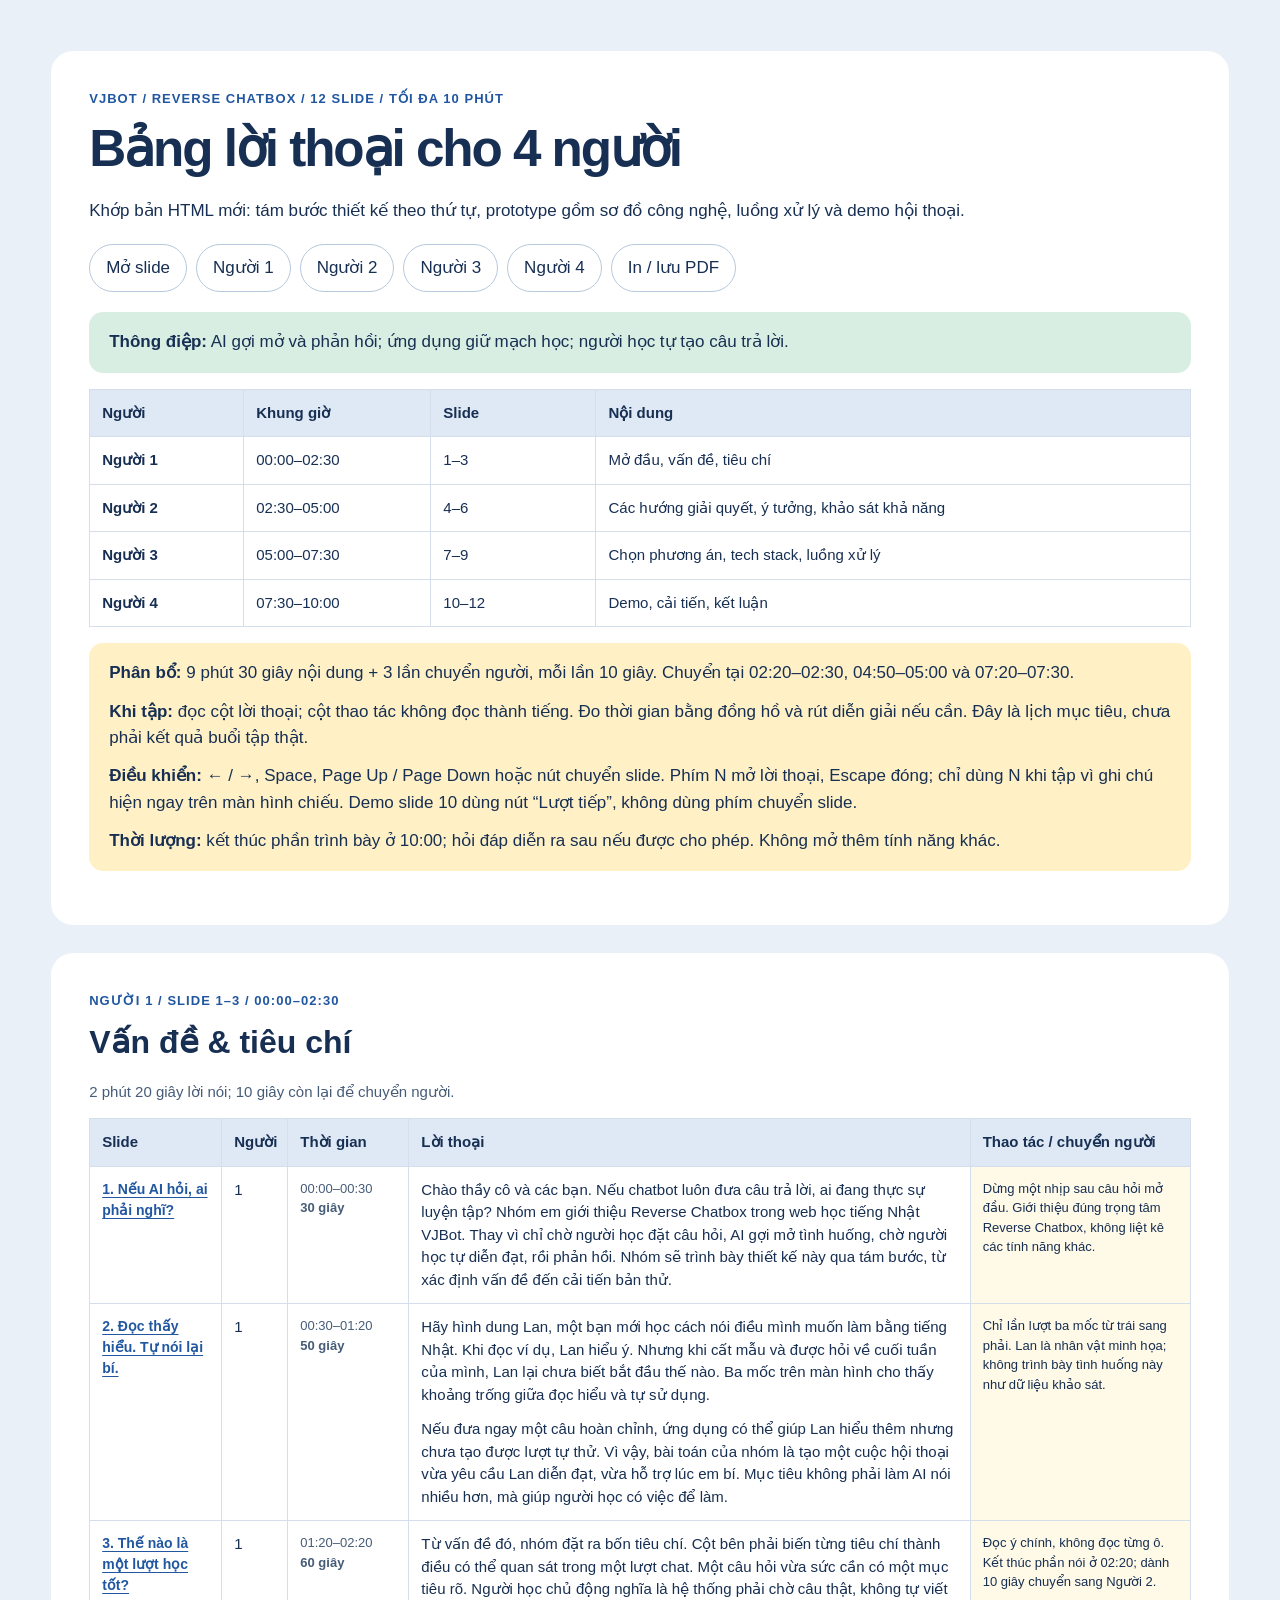
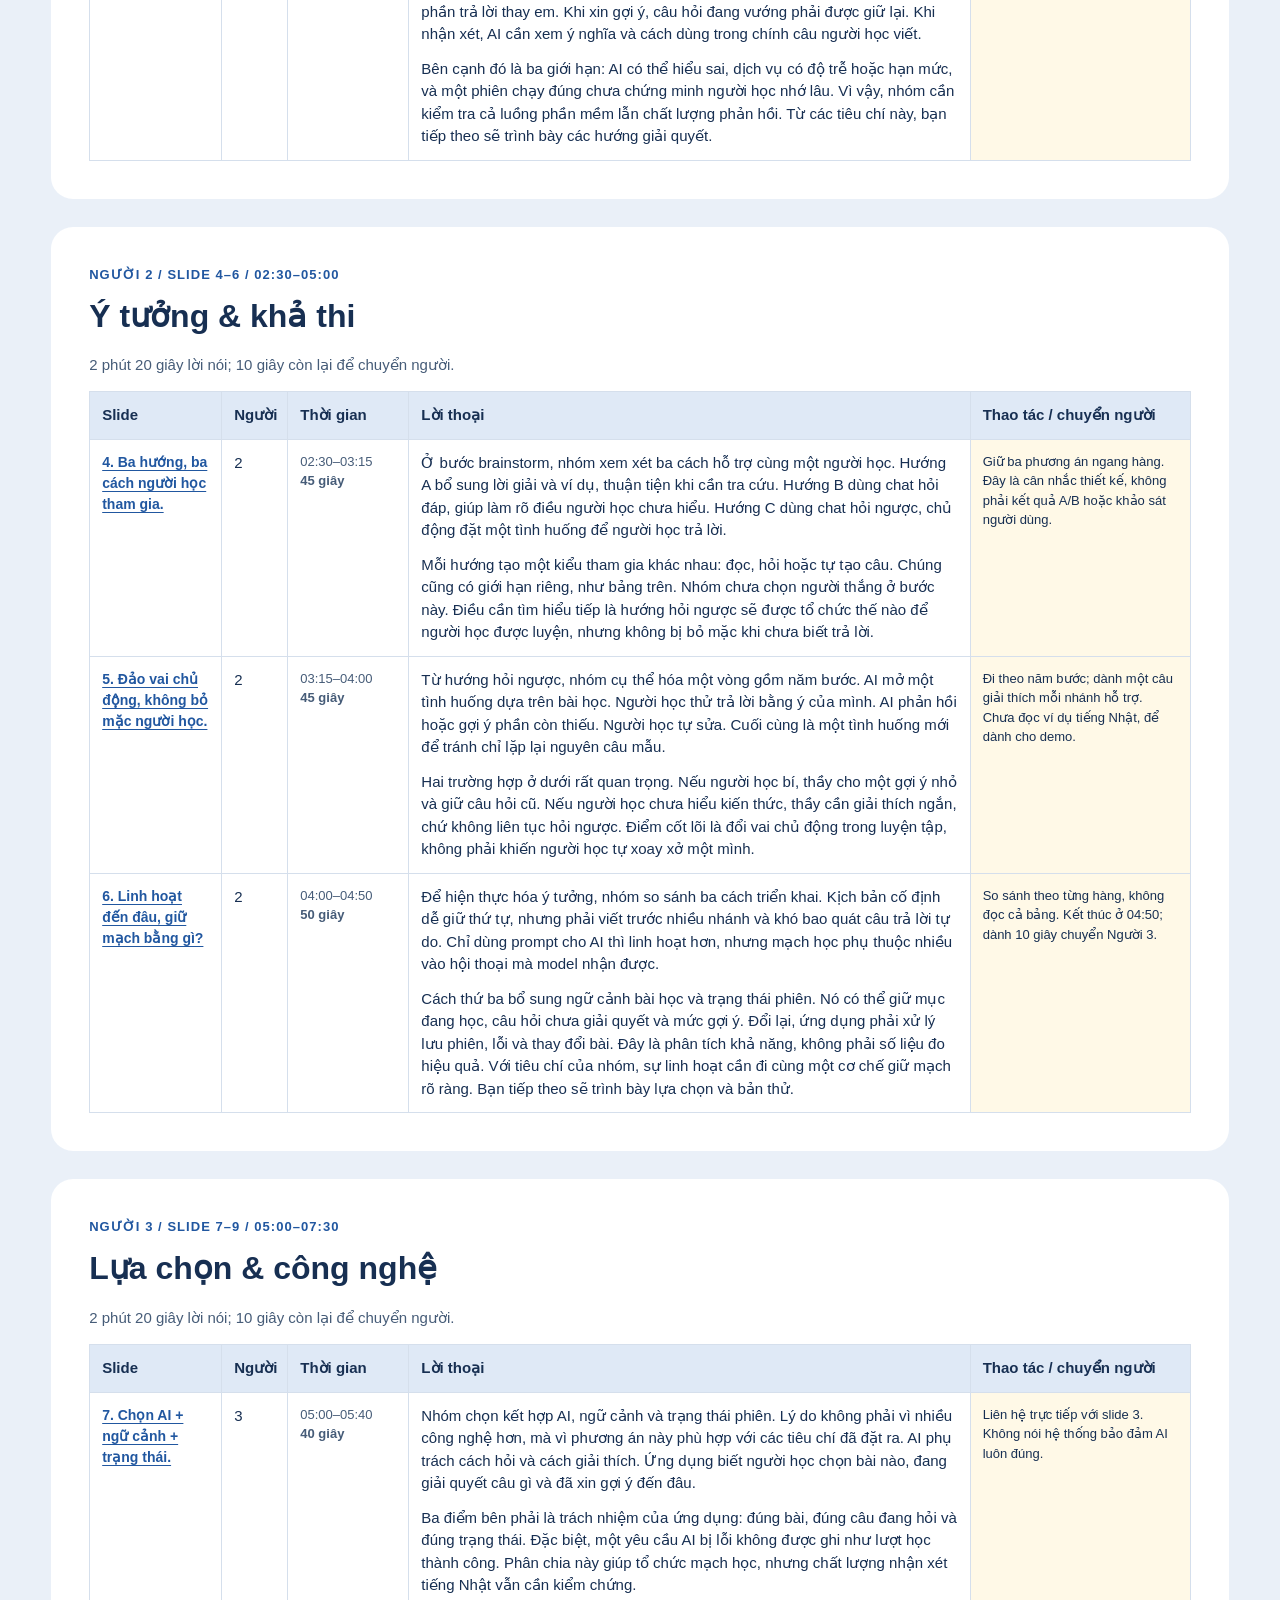
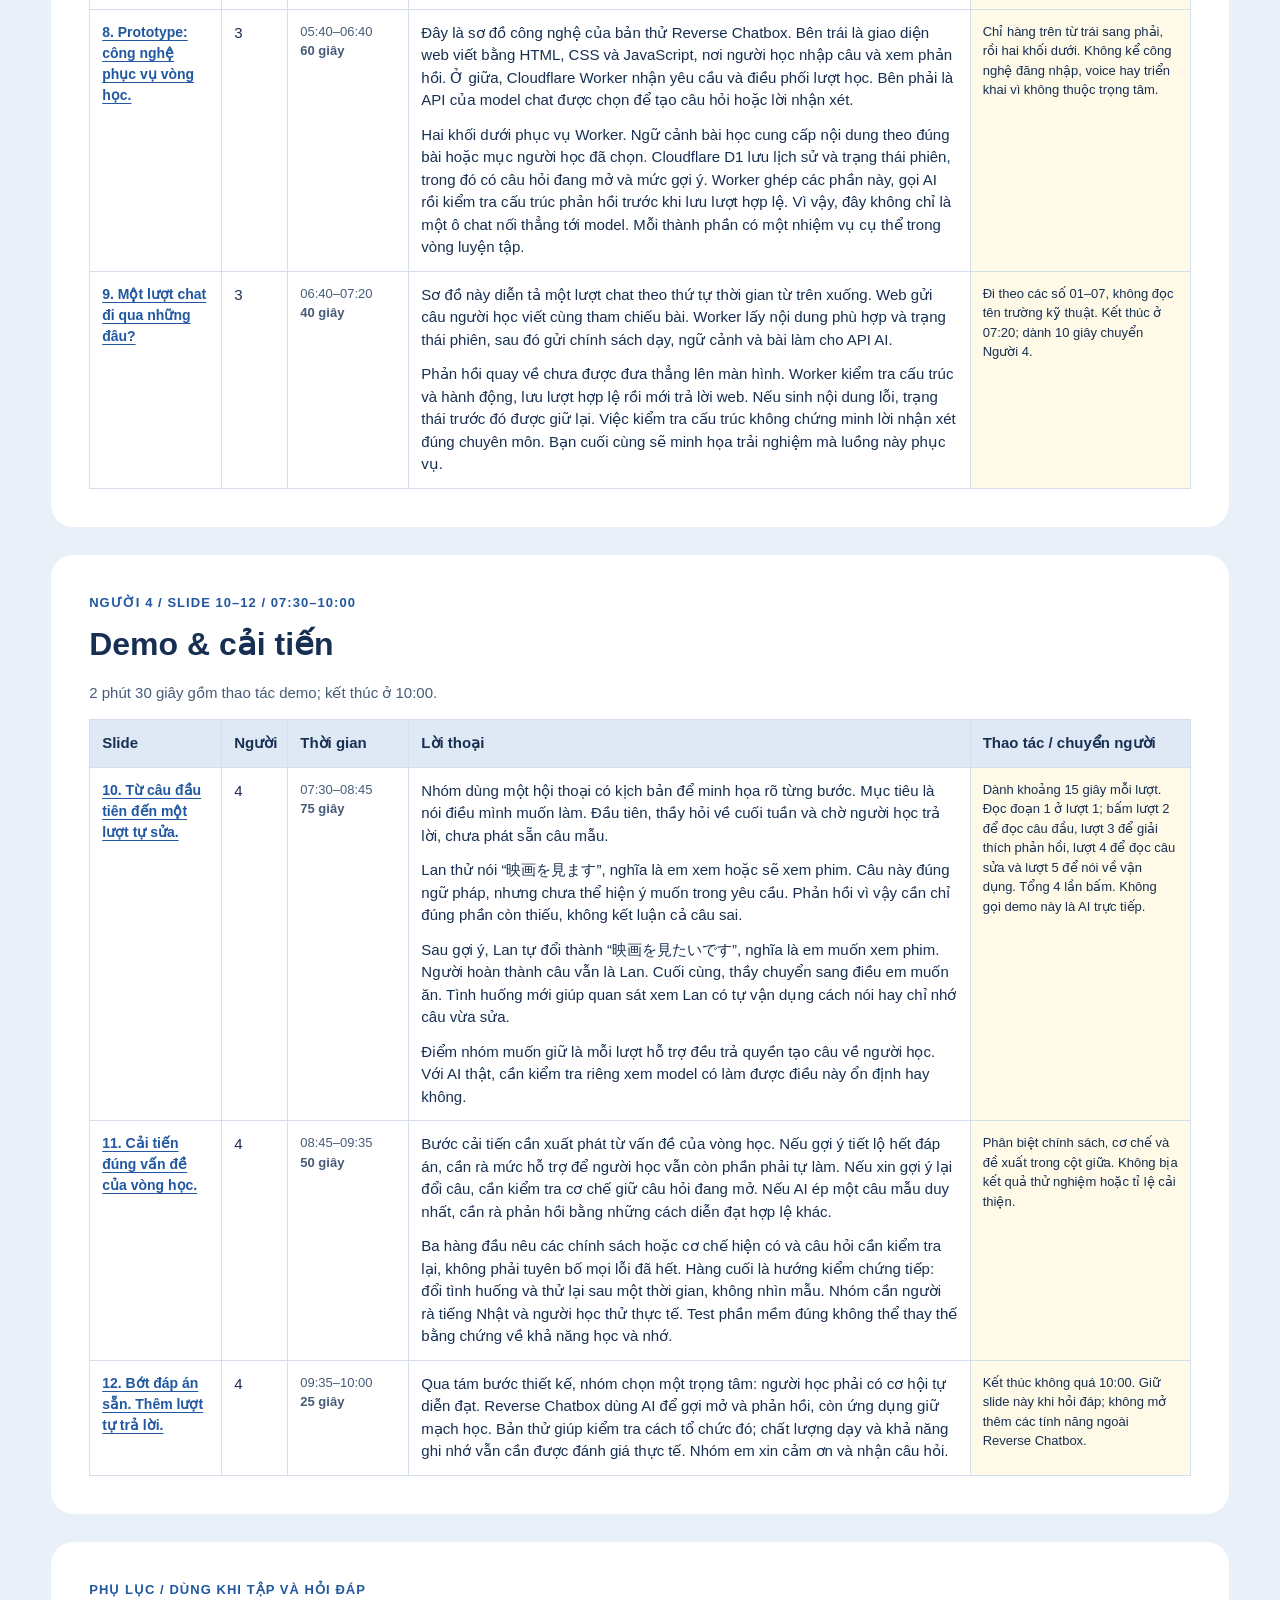
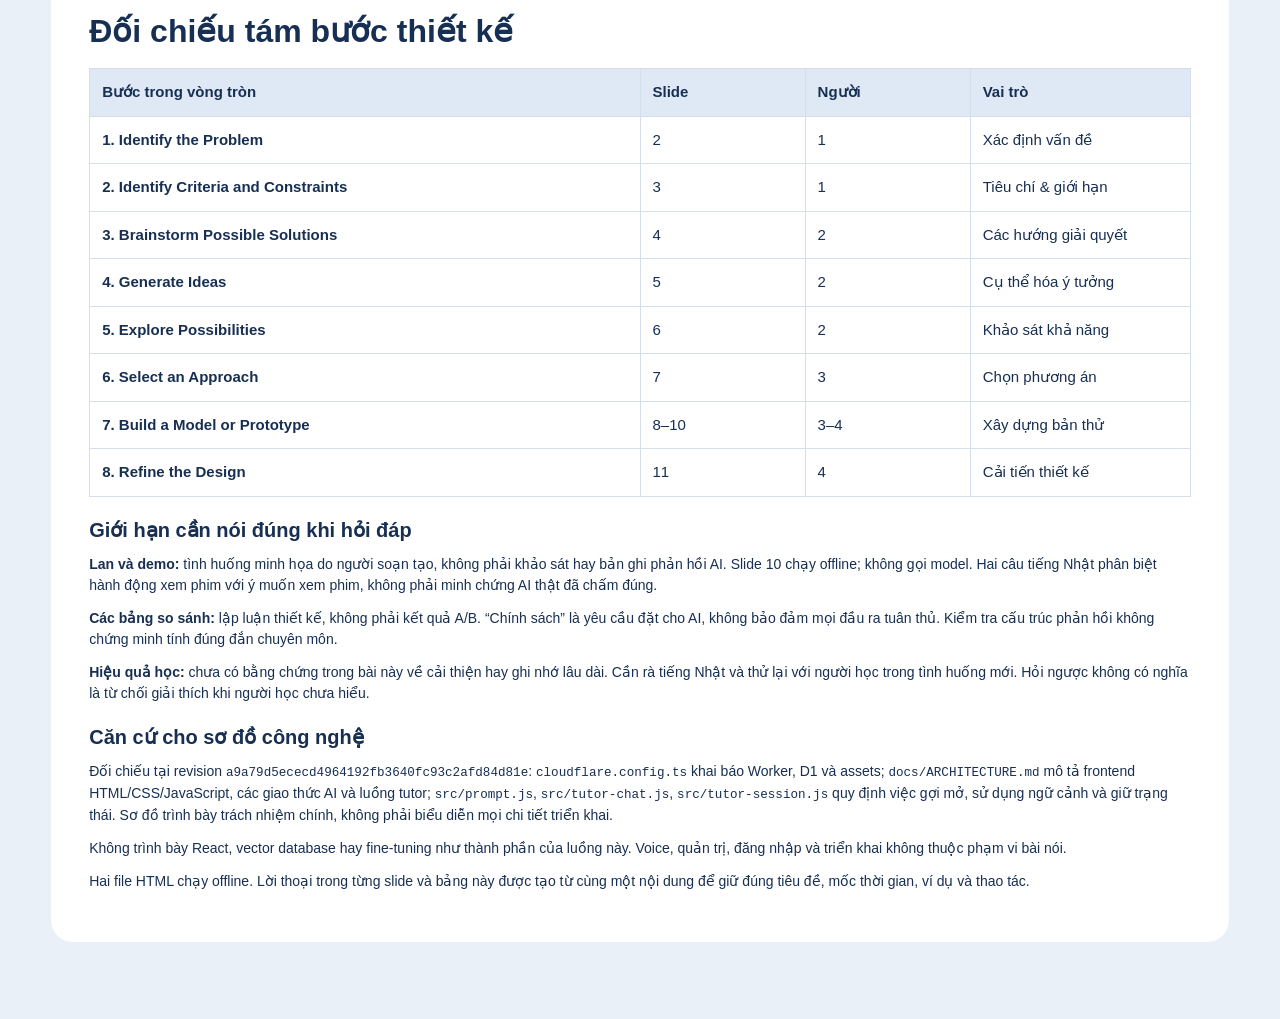
<file: docs/presentation/speaker-script.html>
<!doctype html>
<html lang="vi">
<head>
<meta charset="utf-8">
<meta name="viewport" content="width=device-width,initial-scale=1">
<title>VJBot — Bảng lời thoại 4 người · 10 phút</title>
<style>:root{color-scheme:light}*{box-sizing:border-box}body{margin:0;background:#eaf0f8;color:#172f52;font:17px/1.55 'Segoe UI',Tahoma,sans-serif}main{max-width:1420px;margin:auto;padding:clamp(18px,4vw,55px)}h1{font-size:clamp(30px,4vw,52px);line-height:1.1;letter-spacing:-.04em;margin:12px 0 20px}h2{font-size:clamp(24px,2.5vw,34px);line-height:1.2;margin:0 0 18px}h3{font-size:20px;margin:18px 0 8px}p{margin:0 0 12px}a{color:#2157a0;text-underline-offset:3px}:focus-visible{outline:3px solid #2157a0;outline-offset:4px}.label{font-size:13px;font-weight:750;letter-spacing:.08em;color:#2157a0}.overview,.speaker,.appendix{padding:clamp(18px,3vw,38px);border-radius:22px;background:white;margin-bottom:28px}.intro{background:#d8eee3;border-radius:14px;padding:17px 20px;margin:16px 0}.instructions{background:#fff0c6;border-radius:14px;padding:17px 20px;margin:16px 0}.instructions p:last-child{margin:0}nav{display:flex;flex-wrap:wrap;gap:9px;margin:20px 0}nav a,button{padding:10px 16px;min-height:44px;border:1px solid #b8c8dd;border-radius:99px;background:white;color:#172f52;font:inherit;text-decoration:none;cursor:pointer}table{width:100%;border-collapse:collapse;table-layout:fixed;font-size:15px;line-height:1.5}th,td{text-align:left;vertical-align:top;padding:12px;border:1px solid #d5dfec}thead{background:#dfe9f6}th{font-weight:700}td p:last-child{margin-bottom:0}.overview table th:first-child{width:14%}.overview table th:nth-child(2){width:17%}.overview table th:nth-child(3){width:15%}.script-table th:nth-child(1){width:12%}.script-table th:nth-child(2){width:6%}.script-table th:nth-child(3){width:11%}.script-table th:nth-child(4){width:51%}.script-table th:nth-child(5){width:20%}.script-table tbody th{font-size:14px}.cue{background:#fff9e7;font-size:13px}.time{font-size:13px;color:#465c78}.speaker-caption{font-size:15px;color:#465c78;margin-bottom:15px}.evidence{font-size:14px;line-height:1.5}code{font-size:.9em;overflow-wrap:anywhere}.map-table th:first-child{width:50%}.map-table th:nth-child(2){width:15%}.map-table th:nth-child(3){width:15%}.table-wrap{overflow-x:auto}.script-table{min-width:900px}.notes-ja{font-family:'Yu Gothic','Meiryo',sans-serif}@media print{@page{size:A4 landscape;margin:12mm}body{background:white;font-size:10pt;line-height:1.4}main{padding:0;max-width:none}nav,button,.screen-only{display:none!important}.overview,.speaker,.appendix{padding:0;border:0;border-radius:0;margin:0;break-before:page}.overview{break-before:auto}h1{font-size:25pt;margin:8px 0 15px}h2{font-size:18pt;margin-bottom:9px}h3{font-size:13pt;margin:12px 0 6px}.label{font-size:9pt}.intro,.instructions{padding:12px 15px;margin:12px 0}table{font-size:10pt;line-height:1.4}th,td{padding:6px}thead{display:table-header-group}tr{break-inside:avoid}.script-table{min-width:0}.script-table tbody th{font-size:10pt}.time,.cue{font-size:9.5pt}.speaker-caption{font-size:10pt;margin-bottom:10px}.table-wrap{overflow:visible}.evidence{font-size:9.5pt}p{margin-bottom:7px}a{color:inherit;text-decoration:none}body{-webkit-print-color-adjust:exact;print-color-adjust:exact}}</style>
</head>
<body>
<main>
<section class="overview"><p class="label">VJBOT / REVERSE CHATBOX / 12 SLIDE / TỐI ĐA 10 PHÚT</p><h1>Bảng lời thoại cho 4 người</h1><p>Khớp bản HTML mới: tám bước thiết kế theo thứ tự, prototype gồm sơ đồ công nghệ, luồng xử lý và demo hội thoại.</p><nav aria-label="Đi tới phần lời thoại"><a href="index.html">Mở slide</a><a href="#person-1">Người 1</a><a href="#person-2">Người 2</a><a href="#person-3">Người 3</a><a href="#person-4">Người 4</a><button id="print" type="button">In / lưu PDF</button></nav><div class="intro"><strong>Thông điệp:</strong> AI gợi mở và phản hồi; ứng dụng giữ mạch học; người học tự tạo câu trả lời.</div><table><caption class="sr-only" hidden>Phân công và thời gian thuyết trình</caption><thead><tr><th>Người</th><th>Khung giờ</th><th>Slide</th><th>Nội dung</th></tr></thead><tbody><tr><th scope="row">Người 1</th><td>00:00–02:30</td><td>1–3</td><td>Mở đầu, vấn đề, tiêu chí</td></tr><tr><th scope="row">Người 2</th><td>02:30–05:00</td><td>4–6</td><td>Các hướng giải quyết, ý tưởng, khảo sát khả năng</td></tr><tr><th scope="row">Người 3</th><td>05:00–07:30</td><td>7–9</td><td>Chọn phương án, tech stack, luồng xử lý</td></tr><tr><th scope="row">Người 4</th><td>07:30–10:00</td><td>10–12</td><td>Demo, cải tiến, kết luận</td></tr></tbody></table><div class="instructions"><p><strong>Phân bổ:</strong> 9 phút 30 giây nội dung + 3 lần chuyển người, mỗi lần 10 giây. Chuyển tại 02:20–02:30, 04:50–05:00 và 07:20–07:30.</p><p><strong>Khi tập:</strong> đọc cột lời thoại; cột thao tác không đọc thành tiếng. Đo thời gian bằng đồng hồ và rút diễn giải nếu cần. Đây là lịch mục tiêu, chưa phải kết quả buổi tập thật.</p><p><strong>Điều khiển:</strong> ← / →, Space, Page Up / Page Down hoặc nút chuyển slide. Phím N mở lời thoại, Escape đóng; chỉ dùng N khi tập vì ghi chú hiện ngay trên màn hình chiếu. Demo slide 10 dùng nút “Lượt tiếp”, không dùng phím chuyển slide.</p><p><strong>Thời lượng:</strong> kết thúc phần trình bày ở 10:00; hỏi đáp diễn ra sau nếu được cho phép. Không mở thêm tính năng khác.</p></div></section>
<section class="speaker" id="person-1"><p class="label">NGƯỜI 1 / SLIDE 1–3 / 00:00–02:30</p><h2>Vấn đề & tiêu chí</h2><p class="speaker-caption">2 phút 20 giây lời nói; 10 giây còn lại để chuyển người.</p><div class="table-wrap"><table class="script-table"><thead><tr><th scope="col">Slide</th><th scope="col">Người</th><th scope="col">Thời gian</th><th scope="col">Lời thoại</th><th scope="col">Thao tác / chuyển người</th></tr></thead><tbody><tr id="notes-1" data-slide="1"><th scope="row"><a href="index.html#slide-1">1. Nếu AI hỏi, ai phải nghĩ?</a></th><td>1</td><td class="time">00:00–00:30<br><strong>30 giây</strong></td><td class="speech"><p>Chào thầy cô và các bạn. Nếu chatbot luôn đưa câu trả lời, ai đang thực sự luyện tập? Nhóm em giới thiệu Reverse Chatbox trong web học tiếng Nhật VJBot. Thay vì chỉ chờ người học đặt câu hỏi, AI gợi mở tình huống, chờ người học tự diễn đạt, rồi phản hồi. Nhóm sẽ trình bày thiết kế này qua tám bước, từ xác định vấn đề đến cải tiến bản thử.</p></td><td class="cue">Dừng một nhịp sau câu hỏi mở đầu. Giới thiệu đúng trọng tâm Reverse Chatbox, không liệt kê các tính năng khác.</td></tr><tr id="notes-2" data-slide="2"><th scope="row"><a href="index.html#slide-2">2. Đọc thấy hiểu. Tự nói lại bí.</a></th><td>1</td><td class="time">00:30–01:20<br><strong>50 giây</strong></td><td class="speech"><p>Hãy hình dung Lan, một bạn mới học cách nói điều mình muốn làm bằng tiếng Nhật. Khi đọc ví dụ, Lan hiểu ý. Nhưng khi cất mẫu và được hỏi về cuối tuần của mình, Lan lại chưa biết bắt đầu thế nào. Ba mốc trên màn hình cho thấy khoảng trống giữa đọc hiểu và tự sử dụng.</p><p>Nếu đưa ngay một câu hoàn chỉnh, ứng dụng có thể giúp Lan hiểu thêm nhưng chưa tạo được lượt tự thử. Vì vậy, bài toán của nhóm là tạo một cuộc hội thoại vừa yêu cầu Lan diễn đạt, vừa hỗ trợ lúc em bí. Mục tiêu không phải làm AI nói nhiều hơn, mà giúp người học có việc để làm.</p></td><td class="cue">Chỉ lần lượt ba mốc từ trái sang phải. Lan là nhân vật minh họa; không trình bày tình huống này như dữ liệu khảo sát.</td></tr><tr id="notes-3" data-slide="3"><th scope="row"><a href="index.html#slide-3">3. Thế nào là một lượt học tốt?</a></th><td>1</td><td class="time">01:20–02:20<br><strong>60 giây</strong></td><td class="speech"><p>Từ vấn đề đó, nhóm đặt ra bốn tiêu chí. Cột bên phải biến từng tiêu chí thành điều có thể quan sát trong một lượt chat. Một câu hỏi vừa sức cần có một mục tiêu rõ. Người học chủ động nghĩa là hệ thống phải chờ câu thật, không tự viết phần trả lời thay em. Khi xin gợi ý, câu hỏi đang vướng phải được giữ lại. Khi nhận xét, AI cần xem ý nghĩa và cách dùng trong chính câu người học viết.</p><p>Bên cạnh đó là ba giới hạn: AI có thể hiểu sai, dịch vụ có độ trễ hoặc hạn mức, và một phiên chạy đúng chưa chứng minh người học nhớ lâu. Vì vậy, nhóm cần kiểm tra cả luồng phần mềm lẫn chất lượng phản hồi. Từ các tiêu chí này, bạn tiếp theo sẽ trình bày các hướng giải quyết.</p></td><td class="cue">Đọc ý chính, không đọc từng ô. Kết thúc phần nói ở 02:20; dành 10 giây chuyển sang Người 2.</td></tr></tbody></table></div></section>
<section class="speaker" id="person-2"><p class="label">NGƯỜI 2 / SLIDE 4–6 / 02:30–05:00</p><h2>Ý tưởng & khả thi</h2><p class="speaker-caption">2 phút 20 giây lời nói; 10 giây còn lại để chuyển người.</p><div class="table-wrap"><table class="script-table"><thead><tr><th scope="col">Slide</th><th scope="col">Người</th><th scope="col">Thời gian</th><th scope="col">Lời thoại</th><th scope="col">Thao tác / chuyển người</th></tr></thead><tbody><tr id="notes-4" data-slide="4"><th scope="row"><a href="index.html#slide-4">4. Ba hướng, ba cách người học tham gia.</a></th><td>2</td><td class="time">02:30–03:15<br><strong>45 giây</strong></td><td class="speech"><p>Ở bước brainstorm, nhóm xem xét ba cách hỗ trợ cùng một người học. Hướng A bổ sung lời giải và ví dụ, thuận tiện khi cần tra cứu. Hướng B dùng chat hỏi đáp, giúp làm rõ điều người học chưa hiểu. Hướng C dùng chat hỏi ngược, chủ động đặt một tình huống để người học trả lời.</p><p>Mỗi hướng tạo một kiểu tham gia khác nhau: đọc, hỏi hoặc tự tạo câu. Chúng cũng có giới hạn riêng, như bảng trên. Nhóm chưa chọn người thắng ở bước này. Điều cần tìm hiểu tiếp là hướng hỏi ngược sẽ được tổ chức thế nào để người học được luyện, nhưng không bị bỏ mặc khi chưa biết trả lời.</p></td><td class="cue">Giữ ba phương án ngang hàng. Đây là cân nhắc thiết kế, không phải kết quả A/B hoặc khảo sát người dùng.</td></tr><tr id="notes-5" data-slide="5"><th scope="row"><a href="index.html#slide-5">5. Đảo vai chủ động, không bỏ mặc người học.</a></th><td>2</td><td class="time">03:15–04:00<br><strong>45 giây</strong></td><td class="speech"><p>Từ hướng hỏi ngược, nhóm cụ thể hóa một vòng gồm năm bước. AI mở một tình huống dựa trên bài học. Người học thử trả lời bằng ý của mình. AI phản hồi hoặc gợi ý phần còn thiếu. Người học tự sửa. Cuối cùng là một tình huống mới để tránh chỉ lặp lại nguyên câu mẫu.</p><p>Hai trường hợp ở dưới rất quan trọng. Nếu người học bí, thầy cho một gợi ý nhỏ và giữ câu hỏi cũ. Nếu người học chưa hiểu kiến thức, thầy cần giải thích ngắn, chứ không liên tục hỏi ngược. Điểm cốt lõi là đổi vai chủ động trong luyện tập, không phải khiến người học tự xoay xở một mình.</p></td><td class="cue">Đi theo năm bước; dành một câu giải thích mỗi nhánh hỗ trợ. Chưa đọc ví dụ tiếng Nhật, để dành cho demo.</td></tr><tr id="notes-6" data-slide="6"><th scope="row"><a href="index.html#slide-6">6. Linh hoạt đến đâu, giữ mạch bằng gì?</a></th><td>2</td><td class="time">04:00–04:50<br><strong>50 giây</strong></td><td class="speech"><p>Để hiện thực hóa ý tưởng, nhóm so sánh ba cách triển khai. Kịch bản cố định dễ giữ thứ tự, nhưng phải viết trước nhiều nhánh và khó bao quát câu trả lời tự do. Chỉ dùng prompt cho AI thì linh hoạt hơn, nhưng mạch học phụ thuộc nhiều vào hội thoại mà model nhận được.</p><p>Cách thứ ba bổ sung ngữ cảnh bài học và trạng thái phiên. Nó có thể giữ mục đang học, câu hỏi chưa giải quyết và mức gợi ý. Đổi lại, ứng dụng phải xử lý lưu phiên, lỗi và thay đổi bài. Đây là phân tích khả năng, không phải số liệu đo hiệu quả. Với tiêu chí của nhóm, sự linh hoạt cần đi cùng một cơ chế giữ mạch rõ ràng. Bạn tiếp theo sẽ trình bày lựa chọn và bản thử.</p></td><td class="cue">So sánh theo từng hàng, không đọc cả bảng. Kết thúc ở 04:50; dành 10 giây chuyển Người 3.</td></tr></tbody></table></div></section>
<section class="speaker" id="person-3"><p class="label">NGƯỜI 3 / SLIDE 7–9 / 05:00–07:30</p><h2>Lựa chọn & công nghệ</h2><p class="speaker-caption">2 phút 20 giây lời nói; 10 giây còn lại để chuyển người.</p><div class="table-wrap"><table class="script-table"><thead><tr><th scope="col">Slide</th><th scope="col">Người</th><th scope="col">Thời gian</th><th scope="col">Lời thoại</th><th scope="col">Thao tác / chuyển người</th></tr></thead><tbody><tr id="notes-7" data-slide="7"><th scope="row"><a href="index.html#slide-7">7. Chọn AI + ngữ cảnh + trạng thái.</a></th><td>3</td><td class="time">05:00–05:40<br><strong>40 giây</strong></td><td class="speech"><p>Nhóm chọn kết hợp AI, ngữ cảnh và trạng thái phiên. Lý do không phải vì nhiều công nghệ hơn, mà vì phương án này phù hợp với các tiêu chí đã đặt ra. AI phụ trách cách hỏi và cách giải thích. Ứng dụng biết người học chọn bài nào, đang giải quyết câu gì và đã xin gợi ý đến đâu.</p><p>Ba điểm bên phải là trách nhiệm của ứng dụng: đúng bài, đúng câu đang hỏi và đúng trạng thái. Đặc biệt, một yêu cầu AI bị lỗi không được ghi như lượt học thành công. Phân chia này giúp tổ chức mạch học, nhưng chất lượng nhận xét tiếng Nhật vẫn cần kiểm chứng.</p></td><td class="cue">Liên hệ trực tiếp với slide 3. Không nói hệ thống bảo đảm AI luôn đúng.</td></tr><tr id="notes-8" data-slide="8"><th scope="row"><a href="index.html#slide-8">8. Prototype: công nghệ phục vụ vòng học.</a></th><td>3</td><td class="time">05:40–06:40<br><strong>60 giây</strong></td><td class="speech"><p>Đây là sơ đồ công nghệ của bản thử Reverse Chatbox. Bên trái là giao diện web viết bằng HTML, CSS và JavaScript, nơi người học nhập câu và xem phản hồi. Ở giữa, Cloudflare Worker nhận yêu cầu và điều phối lượt học. Bên phải là API của model chat được chọn để tạo câu hỏi hoặc lời nhận xét.</p><p>Hai khối dưới phục vụ Worker. Ngữ cảnh bài học cung cấp nội dung theo đúng bài hoặc mục người học đã chọn. Cloudflare D1 lưu lịch sử và trạng thái phiên, trong đó có câu hỏi đang mở và mức gợi ý. Worker ghép các phần này, gọi AI rồi kiểm tra cấu trúc phản hồi trước khi lưu lượt hợp lệ. Vì vậy, đây không chỉ là một ô chat nối thẳng tới model. Mỗi thành phần có một nhiệm vụ cụ thể trong vòng luyện tập.</p></td><td class="cue">Chỉ hàng trên từ trái sang phải, rồi hai khối dưới. Không kể công nghệ đăng nhập, voice hay triển khai vì không thuộc trọng tâm.</td></tr><tr id="notes-9" data-slide="9"><th scope="row"><a href="index.html#slide-9">9. Một lượt chat đi qua những đâu?</a></th><td>3</td><td class="time">06:40–07:20<br><strong>40 giây</strong></td><td class="speech"><p>Sơ đồ này diễn tả một lượt chat theo thứ tự thời gian từ trên xuống. Web gửi câu người học viết cùng tham chiếu bài. Worker lấy nội dung phù hợp và trạng thái phiên, sau đó gửi chính sách dạy, ngữ cảnh và bài làm cho API AI.</p><p>Phản hồi quay về chưa được đưa thẳng lên màn hình. Worker kiểm tra cấu trúc và hành động, lưu lượt hợp lệ rồi mới trả lời web. Nếu sinh nội dung lỗi, trạng thái trước đó được giữ lại. Việc kiểm tra cấu trúc không chứng minh lời nhận xét đúng chuyên môn. Bạn cuối cùng sẽ minh họa trải nghiệm mà luồng này phục vụ.</p></td><td class="cue">Đi theo các số 01–07, không đọc tên trường kỹ thuật. Kết thúc ở 07:20; dành 10 giây chuyển Người 4.</td></tr></tbody></table></div></section>
<section class="speaker" id="person-4"><p class="label">NGƯỜI 4 / SLIDE 10–12 / 07:30–10:00</p><h2>Demo & cải tiến</h2><p class="speaker-caption">2 phút 30 giây gồm thao tác demo; kết thúc ở 10:00.</p><div class="table-wrap"><table class="script-table"><thead><tr><th scope="col">Slide</th><th scope="col">Người</th><th scope="col">Thời gian</th><th scope="col">Lời thoại</th><th scope="col">Thao tác / chuyển người</th></tr></thead><tbody><tr id="notes-10" data-slide="10"><th scope="row"><a href="index.html#slide-10">10. Từ câu đầu tiên đến một lượt tự sửa.</a></th><td>4</td><td class="time">07:30–08:45<br><strong>75 giây</strong></td><td class="speech"><p>Nhóm dùng một hội thoại có kịch bản để minh họa rõ từng bước. Mục tiêu là nói điều mình muốn làm. Đầu tiên, thầy hỏi về cuối tuần và chờ người học trả lời, chưa phát sẵn câu mẫu.</p><p>Lan thử nói “映画を見ます”, nghĩa là em xem hoặc sẽ xem phim. Câu này đúng ngữ pháp, nhưng chưa thể hiện ý muốn trong yêu cầu. Phản hồi vì vậy cần chỉ đúng phần còn thiếu, không kết luận cả câu sai.</p><p>Sau gợi ý, Lan tự đổi thành “映画を見たいです”, nghĩa là em muốn xem phim. Người hoàn thành câu vẫn là Lan. Cuối cùng, thầy chuyển sang điều em muốn ăn. Tình huống mới giúp quan sát xem Lan có tự vận dụng cách nói hay chỉ nhớ câu vừa sửa.</p><p>Điểm nhóm muốn giữ là mỗi lượt hỗ trợ đều trả quyền tạo câu về người học. Với AI thật, cần kiểm tra riêng xem model có làm được điều này ổn định hay không.</p></td><td class="cue">Dành khoảng 15 giây mỗi lượt. Đọc đoạn 1 ở lượt 1; bấm lượt 2 để đọc câu đầu, lượt 3 để giải thích phản hồi, lượt 4 để đọc câu sửa và lượt 5 để nói về vận dụng. Tổng 4 lần bấm. Không gọi demo này là AI trực tiếp.</td></tr><tr id="notes-11" data-slide="11"><th scope="row"><a href="index.html#slide-11">11. Cải tiến đúng vấn đề của vòng học.</a></th><td>4</td><td class="time">08:45–09:35<br><strong>50 giây</strong></td><td class="speech"><p>Bước cải tiến cần xuất phát từ vấn đề của vòng học. Nếu gợi ý tiết lộ hết đáp án, cần rà mức hỗ trợ để người học vẫn còn phần phải tự làm. Nếu xin gợi ý lại đổi câu, cần kiểm tra cơ chế giữ câu hỏi đang mở. Nếu AI ép một câu mẫu duy nhất, cần rà phản hồi bằng những cách diễn đạt hợp lệ khác.</p><p>Ba hàng đầu nêu các chính sách hoặc cơ chế hiện có và câu hỏi cần kiểm tra lại, không phải tuyên bố mọi lỗi đã hết. Hàng cuối là hướng kiểm chứng tiếp: đổi tình huống và thử lại sau một thời gian, không nhìn mẫu. Nhóm cần người rà tiếng Nhật và người học thử thực tế. Test phần mềm đúng không thể thay thế bằng chứng về khả năng học và nhớ.</p></td><td class="cue">Phân biệt chính sách, cơ chế và đề xuất trong cột giữa. Không bịa kết quả thử nghiệm hoặc tỉ lệ cải thiện.</td></tr><tr id="notes-12" data-slide="12"><th scope="row"><a href="index.html#slide-12">12. Bớt đáp án sẵn. Thêm lượt tự trả lời.</a></th><td>4</td><td class="time">09:35–10:00<br><strong>25 giây</strong></td><td class="speech"><p>Qua tám bước thiết kế, nhóm chọn một trọng tâm: người học phải có cơ hội tự diễn đạt. Reverse Chatbox dùng AI để gợi mở và phản hồi, còn ứng dụng giữ mạch học. Bản thử giúp kiểm tra cách tổ chức đó; chất lượng dạy và khả năng ghi nhớ vẫn cần được đánh giá thực tế. Nhóm em xin cảm ơn và nhận câu hỏi.</p></td><td class="cue">Kết thúc không quá 10:00. Giữ slide này khi hỏi đáp; không mở thêm các tính năng ngoài Reverse Chatbox.</td></tr></tbody></table></div></section>
<section class="appendix"><p class="label">PHỤ LỤC / DÙNG KHI TẬP VÀ HỎI ĐÁP</p><h2>Đối chiếu tám bước thiết kế</h2><table class="map-table"><thead><tr><th>Bước trong vòng tròn</th><th>Slide</th><th>Người</th><th>Vai trò</th></tr></thead><tbody><tr><th scope="row">1. Identify the Problem</th><td>2</td><td>1</td><td>Xác định vấn đề</td></tr><tr><th scope="row">2. Identify Criteria and Constraints</th><td>3</td><td>1</td><td>Tiêu chí & giới hạn</td></tr><tr><th scope="row">3. Brainstorm Possible Solutions</th><td>4</td><td>2</td><td>Các hướng giải quyết</td></tr><tr><th scope="row">4. Generate Ideas</th><td>5</td><td>2</td><td>Cụ thể hóa ý tưởng</td></tr><tr><th scope="row">5. Explore Possibilities</th><td>6</td><td>2</td><td>Khảo sát khả năng</td></tr><tr><th scope="row">6. Select an Approach</th><td>7</td><td>3</td><td>Chọn phương án</td></tr><tr><th scope="row">7. Build a Model or Prototype</th><td>8–10</td><td>3–4</td><td>Xây dựng bản thử</td></tr><tr><th scope="row">8. Refine the Design</th><td>11</td><td>4</td><td>Cải tiến thiết kế</td></tr></tbody></table><h3>Giới hạn cần nói đúng khi hỏi đáp</h3><div class="evidence"><p><strong>Lan và demo:</strong> tình huống minh họa do người soạn tạo, không phải khảo sát hay bản ghi phản hồi AI. Slide 10 chạy offline; không gọi model. Hai câu tiếng Nhật phân biệt hành động xem phim với ý muốn xem phim, không phải minh chứng AI thật đã chấm đúng.</p><p><strong>Các bảng so sánh:</strong> lập luận thiết kế, không phải kết quả A/B. “Chính sách” là yêu cầu đặt cho AI, không bảo đảm mọi đầu ra tuân thủ. Kiểm tra cấu trúc phản hồi không chứng minh tính đúng đắn chuyên môn.</p><p><strong>Hiệu quả học:</strong> chưa có bằng chứng trong bài này về cải thiện hay ghi nhớ lâu dài. Cần rà tiếng Nhật và thử lại với người học trong tình huống mới. Hỏi ngược không có nghĩa là từ chối giải thích khi người học chưa hiểu.</p></div><h3>Căn cứ cho sơ đồ công nghệ</h3><div class="evidence"><p>Đối chiếu tại revision <code>a9a79d5ececd4964192fb3640fc93c2afd84d81e</code>: <code>cloudflare.config.ts</code> khai báo Worker, D1 và assets; <code>docs/ARCHITECTURE.md</code> mô tả frontend HTML/CSS/JavaScript, các giao thức AI và luồng tutor; <code>src/prompt.js</code>, <code>src/tutor-chat.js</code>, <code>src/tutor-session.js</code> quy định việc gợi mở, sử dụng ngữ cảnh và giữ trạng thái. Sơ đồ trình bày trách nhiệm chính, không phải biểu diễn mọi chi tiết triển khai.</p><p>Không trình bày React, vector database hay fine-tuning như thành phần của luồng này. Voice, quản trị, đăng nhập và triển khai không thuộc phạm vi bài nói.</p><p class="screen-only">Hai file HTML chạy offline. Lời thoại trong từng slide và bảng này được tạo từ cùng một nội dung để giữ đúng tiêu đề, mốc thời gian, ví dụ và thao tác.</p></div></section>
</main>
<script>document.querySelector('#print').addEventListener('click',()=>window.print());</script>
</body>
</html>
</file>
